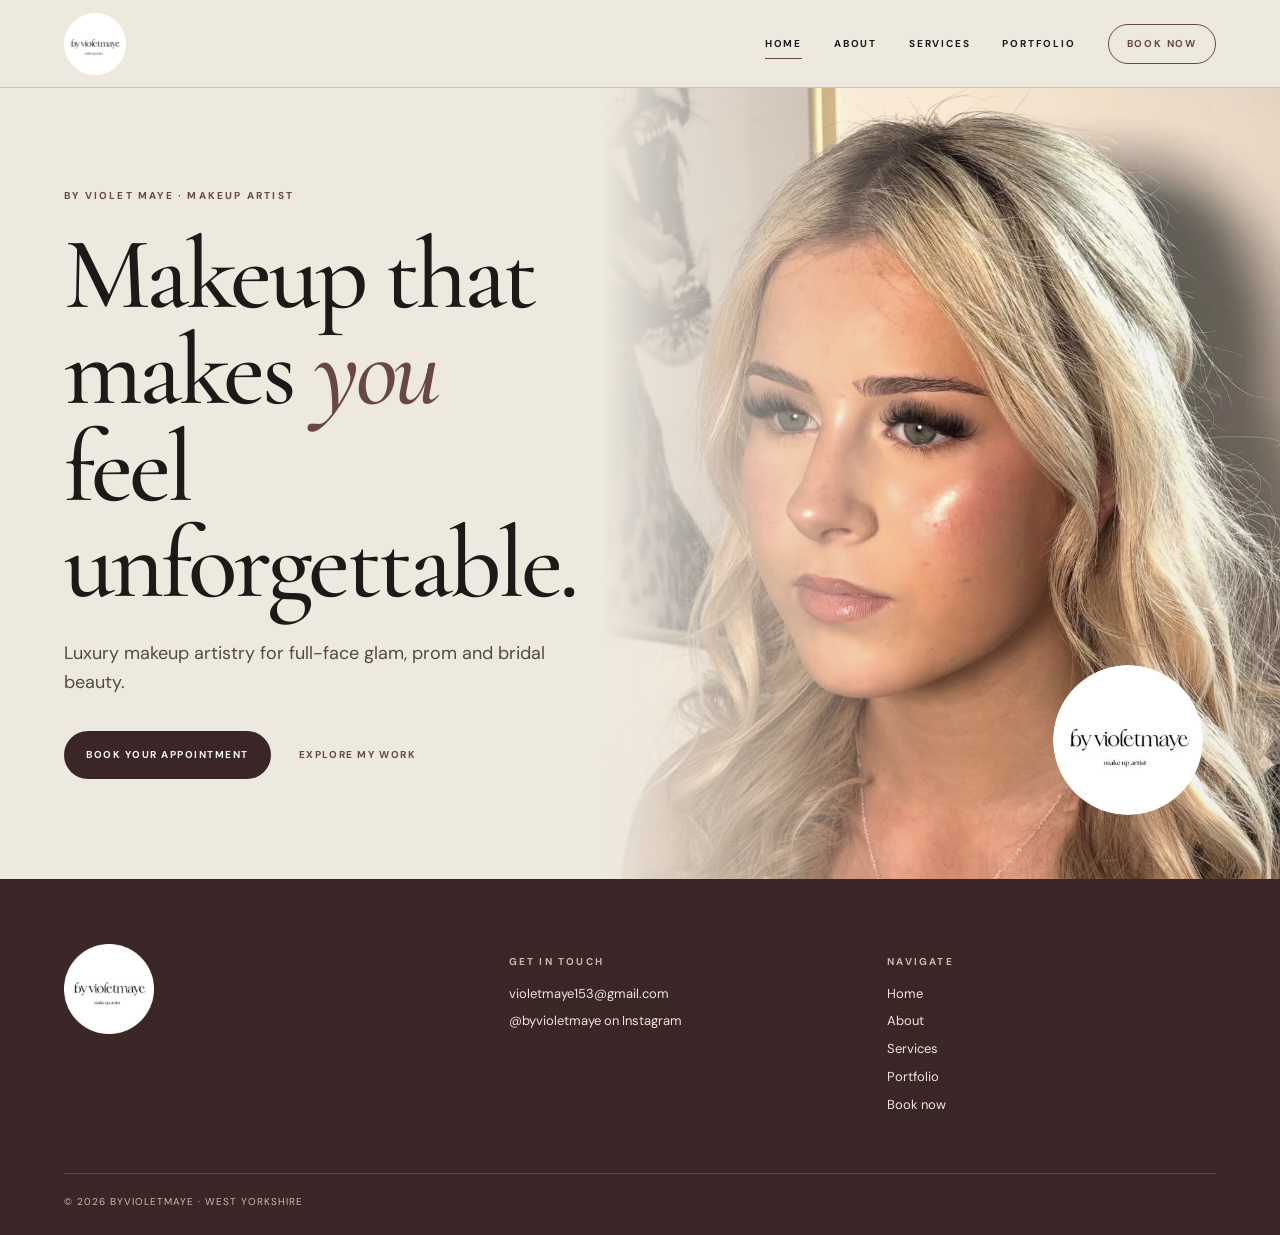
<file: index.html>
<!doctype html>
<html lang="en">
<head>
<meta charset="utf-8"><meta name="viewport" content="width=device-width, initial-scale=1">
<meta name="description" content="ByVioletMaye — luxury makeup artistry in West Yorkshire by Violet.">
<meta name="theme-color" content="#eee9df"><title>ByVioletMaye — Makeup Artist</title>
<link rel="icon" type="image/png" href="assets/favicon.png"><link rel="apple-touch-icon" href="assets/favicon.png"><link rel="stylesheet" href="styles.css">
</head>
<body>
<header class="site-header">
<a class="brand" href="index.html" aria-label="ByVioletMaye home"><img src="assets/logo.png" alt="By Violet Maye makeup artist logo"></a>
<button class="menu-toggle" aria-label="Open menu" aria-expanded="false"><span></span><span></span></button>
<nav class="nav" aria-label="Main navigation">
<a href="index.html" class="active">Home</a><a href="about.html">About</a><a href="services.html">Services</a><a href="gallery.html">Portfolio</a><a class="nav-book" href="book.html">Book now</a>
</nav></header>
<main>
<section class="hero hero-home">
<div class="hero-photo"><img src="assets/look-02.jpeg" alt="ByVioletMaye makeup look"></div>
<div class="hero-copy">
<p class="eyebrow">BY VIOLET MAYE · MAKEUP ARTIST</p>
<h1>Makeup that makes <em>you</em> feel unforgettable.</h1>
<p class="hero-lede">Luxury makeup artistry for full-face glam, prom and bridal beauty.</p>
<div class="hero-actions"><a class="button button-dark" href="book.html">Book your appointment</a><a class="text-link" href="gallery.html">Explore my work</a></div>
</div>
<div class="hero-stamp"><img src="assets/logo.png" alt="By Violet Maye logo"></div>
</section>
</main>

<footer class="site-footer">
<div class="footer-brand"><img src="assets/logo.png" alt="ByVioletMaye"></div>
<div><p class="footer-title">GET IN TOUCH</p><a href="mailto:violetmaye153@gmail.com">violetmaye153@gmail.com</a><a href="https://instagram.com/byvioletmaye" target="_blank" rel="noopener">@byvioletmaye on Instagram</a></div>
<div><p class="footer-title">NAVIGATE</p><a href="index.html">Home</a><a href="about.html">About</a><a href="services.html">Services</a><a href="gallery.html">Portfolio</a><a href="book.html">Book now</a></div>
<div class="footer-bottom">© <span id="year"></span> ByVioletMaye · West Yorkshire</div>
</footer>
<script src="script.js"></script></body></html>
</file>
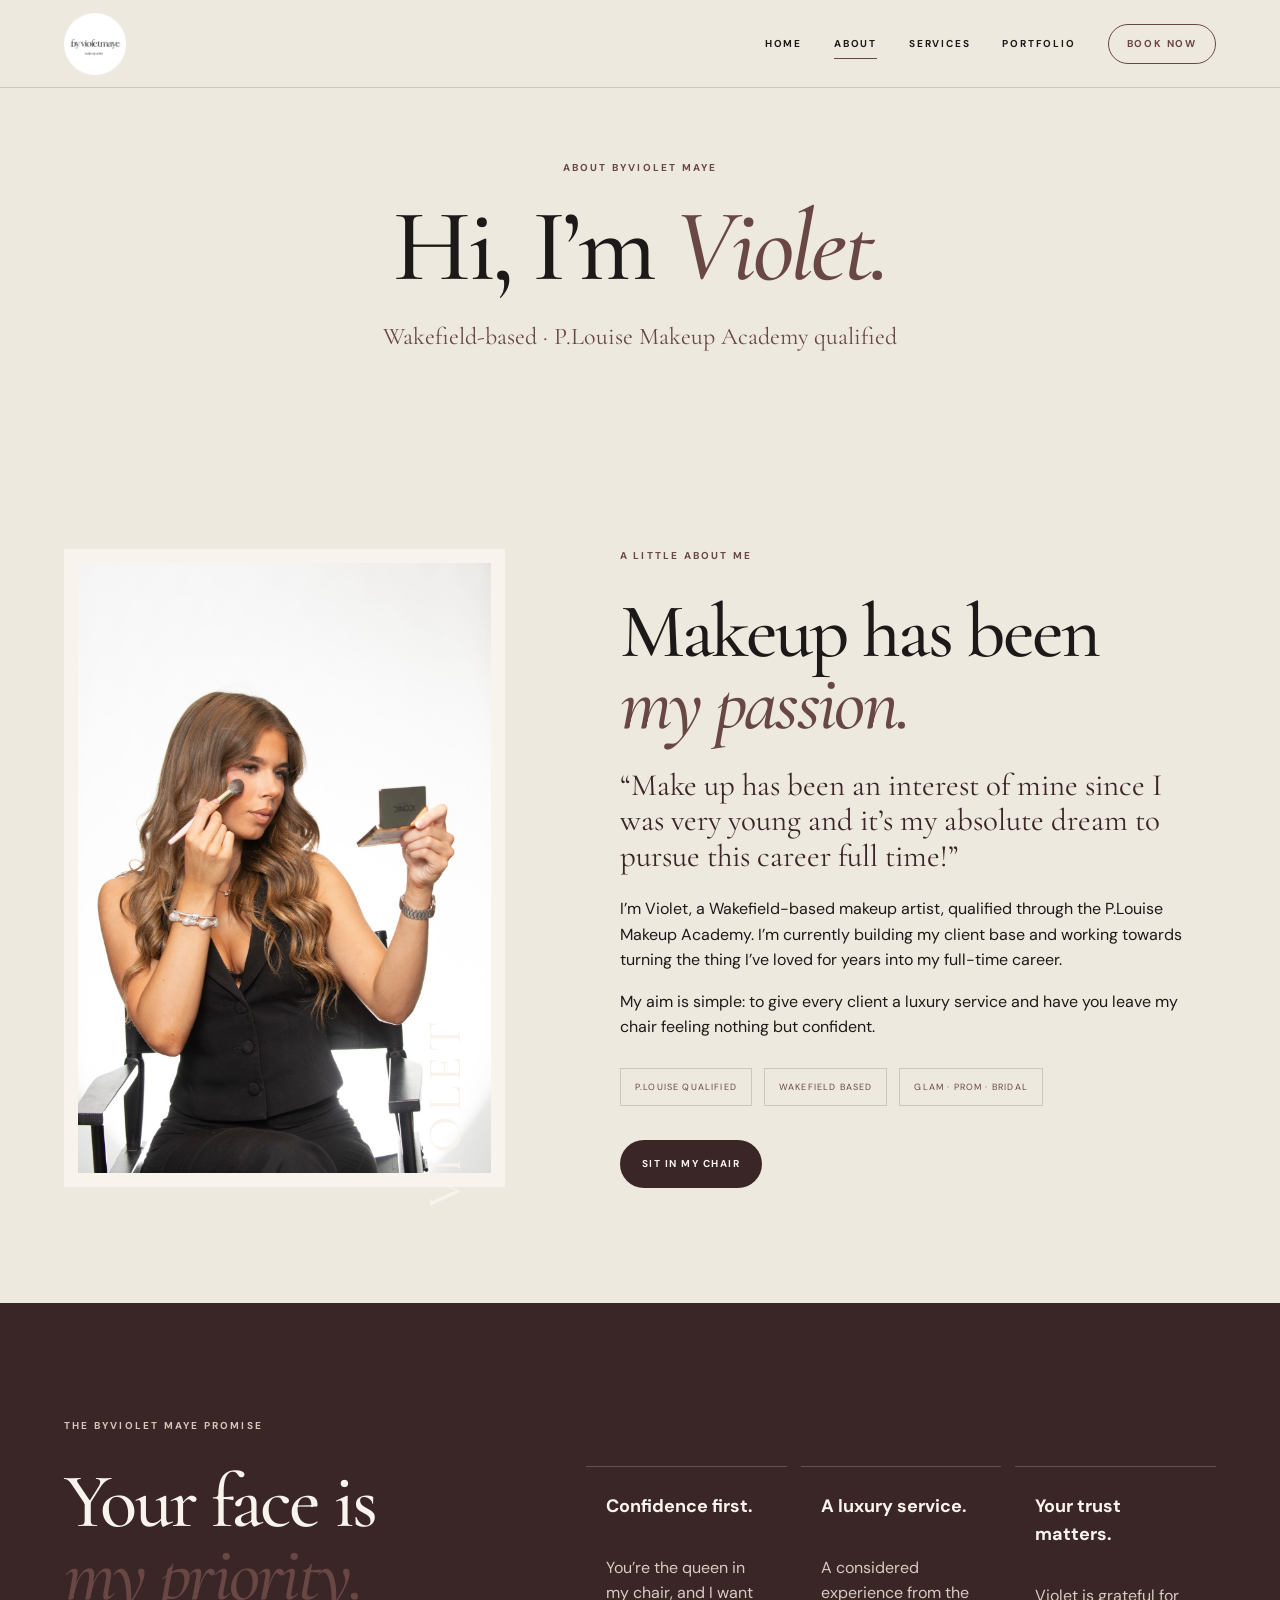
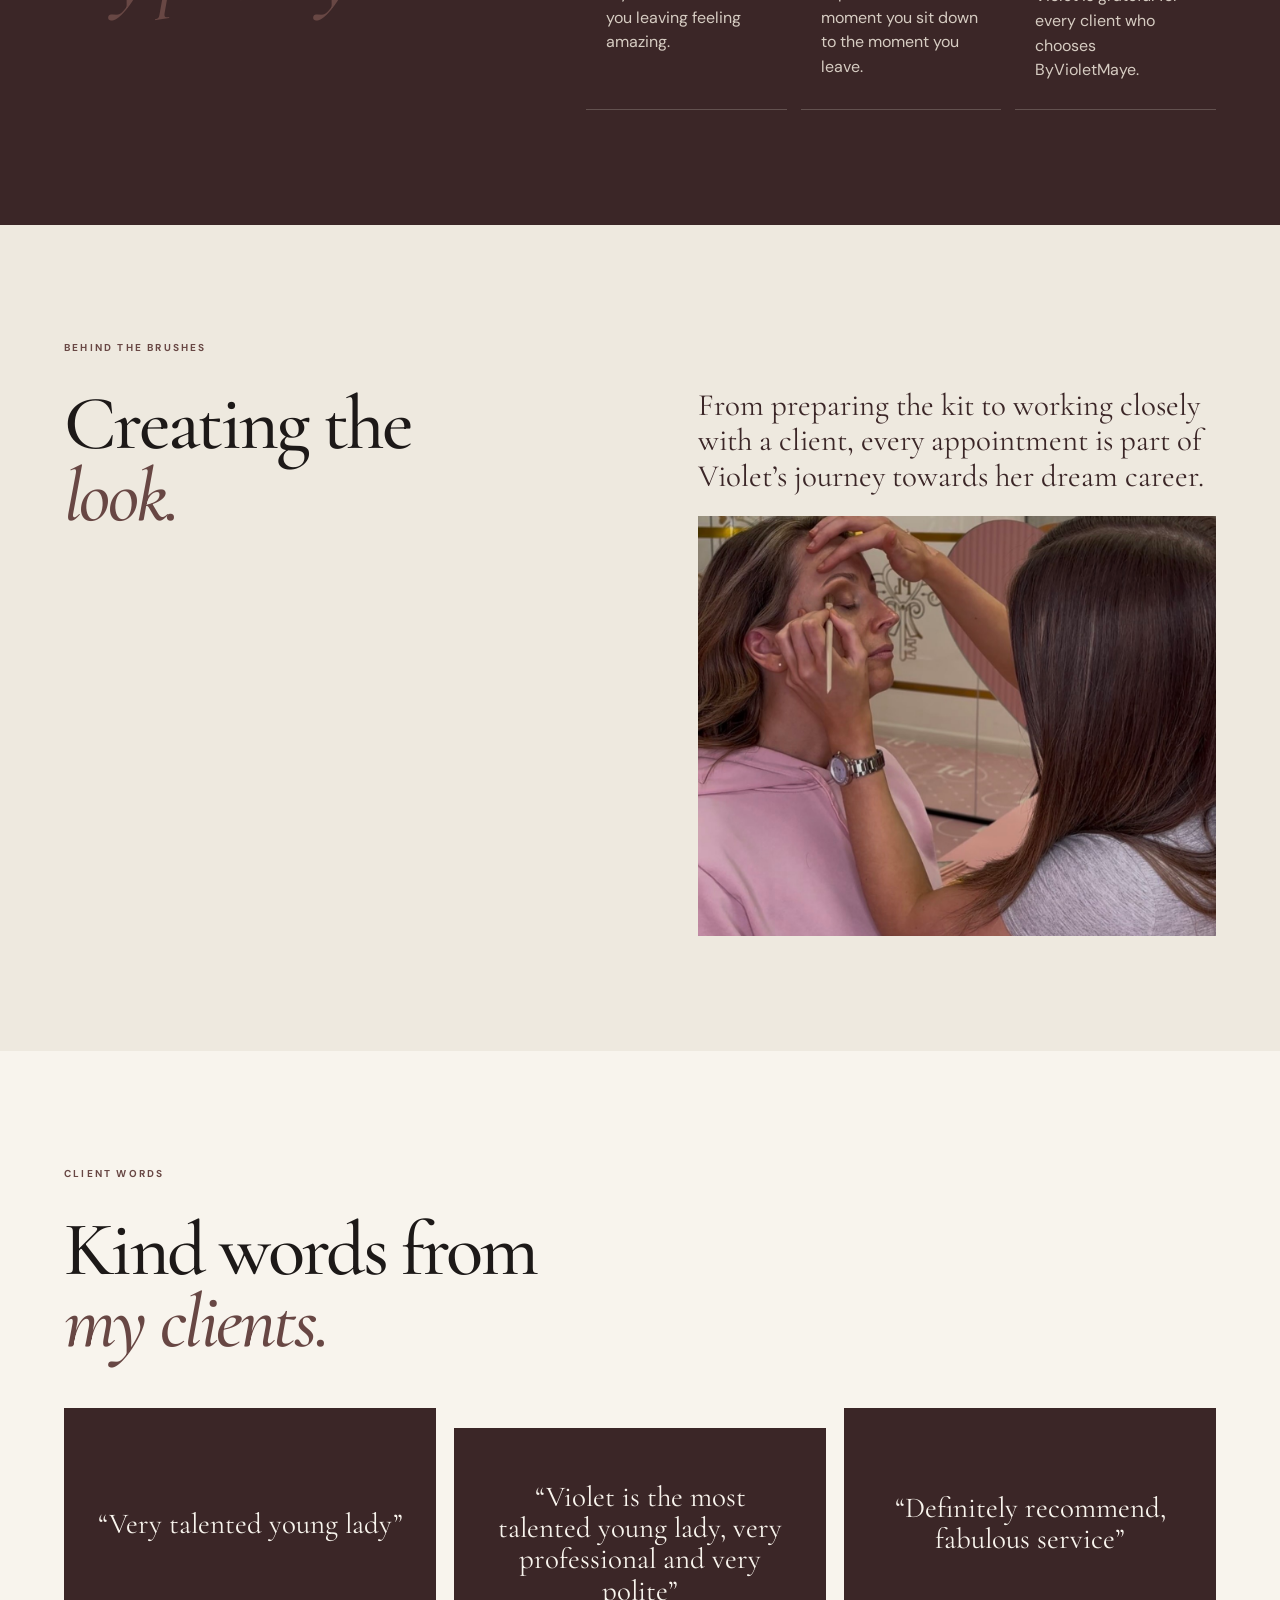
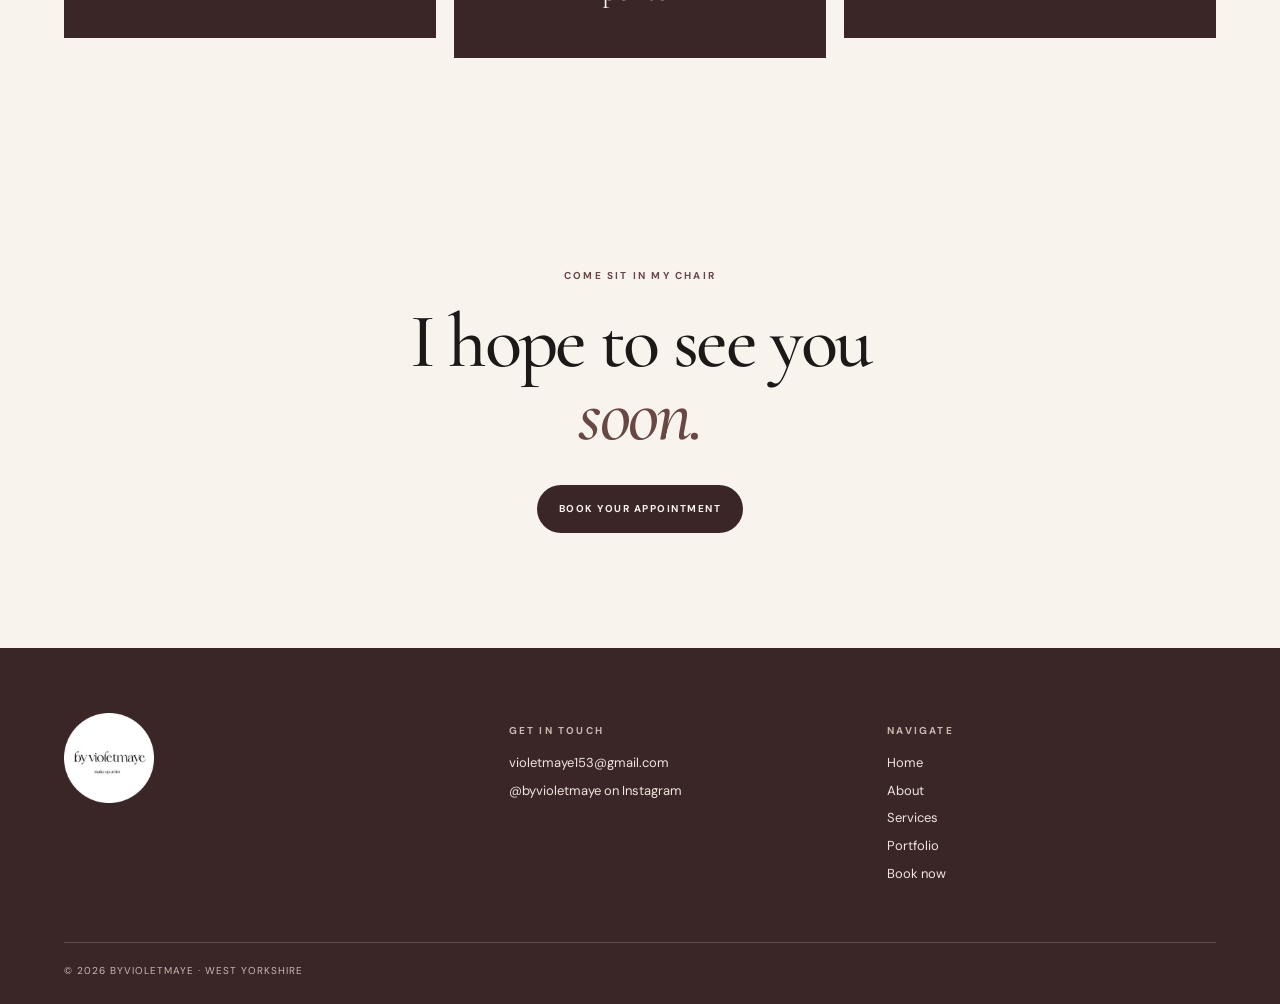
<file: about.html>
<!doctype html><html lang="en"><head><meta charset="utf-8"><meta name="viewport" content="width=device-width, initial-scale=1">
<meta name="description" content="Meet Violet, the fully qualified makeup artist behind ByVioletMaye."><meta name="theme-color" content="#eee9df"><title>About Violet — ByVioletMaye</title>
<link rel="icon" type="image/png" href="assets/favicon.png"><link rel="apple-touch-icon" href="assets/favicon.png"><link rel="stylesheet" href="styles.css"></head><body>
<header class="site-header">
<a class="brand" href="index.html" aria-label="ByVioletMaye home"><img src="assets/logo.png" alt="By Violet Maye makeup artist logo"></a>
<button class="menu-toggle" aria-label="Open menu" aria-expanded="false"><span></span><span></span></button>
<nav class="nav" aria-label="Main navigation">
<a href="index.html" class="">Home</a>
<a href="about.html" class="active">About</a>
<a href="services.html" class="">Services</a>
<a href="gallery.html" class="">Portfolio</a>
<a class="nav-book " href="book.html">Book now</a>
</nav></header><main><section class="page-hero"><p class="eyebrow">ABOUT BYVIOLET MAYE</p><h1>Hi, I’m <em>Violet.</em></h1><p>Wakefield-based · P.Louise Makeup Academy qualified</p></section>
<section class="section about-feature">
<div class="about-photo"><button class="portfolio-item image-card" data-gallery-item="true" data-lightbox-image="assets/violet-about.jpeg" data-alt="Violet, founder of ByVioletMaye" aria-label="View Violet, founder of ByVioletMaye full size"><img src="assets/violet-about.jpeg" alt="Violet, founder of ByVioletMaye"><span class="view-label">View full size</span></button></div>
<div class="about-copy"><div class="section-kicker">A LITTLE ABOUT ME</div><h2>Makeup has been<br><em>my passion.</em></h2>
<p class="large-copy">“Make up has been an interest of mine since I was very young and it’s my absolute dream to pursue this career full time!”</p>
<p>I’m Violet, a Wakefield-based makeup artist, qualified through the P.Louise Makeup Academy. I’m currently building my client base and working towards turning the thing I’ve loved for years into my full-time career.</p>
<p>My aim is simple: to give every client a luxury service and have you leave my chair feeling nothing but confident.</p>
<div class="about-facts"><span class="fact">P.Louise qualified</span><span class="fact">Wakefield based</span><span class="fact">Glam · Prom · Bridal</span></div>
<a class="button button-dark" href="book.html">Sit in my chair</a></div></section>
<section class="section section-dark"><div class="section-kicker">THE BYVIOLET MAYE PROMISE</div><div class="promise-grid"><h2>Your face is<br><em>my priority.</em></h2><div class="promise-list">
<div><p><strong>Confidence first.</strong><br>You’re the queen in my chair, and I want you leaving feeling amazing.</p></div>
<div><p><strong>A luxury service.</strong><br>A considered experience from the moment you sit down to the moment you leave.</p></div>
<div><p><strong>Your trust matters.</strong><br>Violet is grateful for every client who chooses ByVioletMaye.</p></div></div></div></section>
<section class="section"><div class="section-kicker">BEHIND THE BRUSHES</div><div class="intro-grid"><h2>Creating the<br><em>look.</em></h2><div><p class="large-copy">From preparing the kit to working closely with a client, every appointment is part of Violet’s journey towards her dream career.</p><button class="portfolio-item image-card behind-image" style="width:100%;height:420px" data-gallery-item="true" data-lightbox-image="assets/behind-01.jpeg" data-alt="Violet applying makeup to a client" aria-label="View Violet applying makeup to a client full size"><img src="assets/behind-01.jpeg" alt="Violet applying makeup to a client"><span class="view-label">View full size</span></button></div></div></section>
<section class="section reviews"><div class="section-kicker">CLIENT WORDS</div><h2>Kind words from<br><em>my clients.</em></h2><div class="review-grid"><figure><blockquote>“Very talented young lady”</blockquote></figure><figure><blockquote>“Violet is the most talented young lady, very professional and very polite”</blockquote></figure><figure><blockquote>“Definitely recommend, fabulous service”</blockquote></figure></div></section>
<section class="section cta"><p class="eyebrow">COME SIT IN MY CHAIR</p><h2>I hope to see you<br><em>soon.</em></h2><a class="button button-dark" href="book.html">Book your appointment</a></section></main><footer class="site-footer">
<div class="footer-brand"><img src="assets/logo.png" alt="ByVioletMaye"></div>
<div><p class="footer-title">GET IN TOUCH</p><a href="mailto:violetmaye153@gmail.com">violetmaye153@gmail.com</a><a href="https://instagram.com/byvioletmaye" target="_blank" rel="noopener">@byvioletmaye on Instagram</a></div>
<div><p class="footer-title">NAVIGATE</p><a href="index.html">Home</a><a href="about.html">About</a><a href="services.html">Services</a><a href="gallery.html">Portfolio</a><a href="book.html">Book now</a></div>
<div class="footer-bottom">© <span id="year"></span> ByVioletMaye · West Yorkshire</div>
</footer><div class="lightbox" aria-hidden="true"><button class="lightbox-close" aria-label="Close">×</button><button class="lightbox-nav lightbox-prev" aria-label="Previous portfolio item">‹</button><div class="lightbox-content"><img class="lightbox-image" alt=""><video class="lightbox-video" playsinline></video></div><button class="lightbox-nav lightbox-next" aria-label="Next portfolio item">›</button></div><script src="script.js"></script></body></html>
</file>
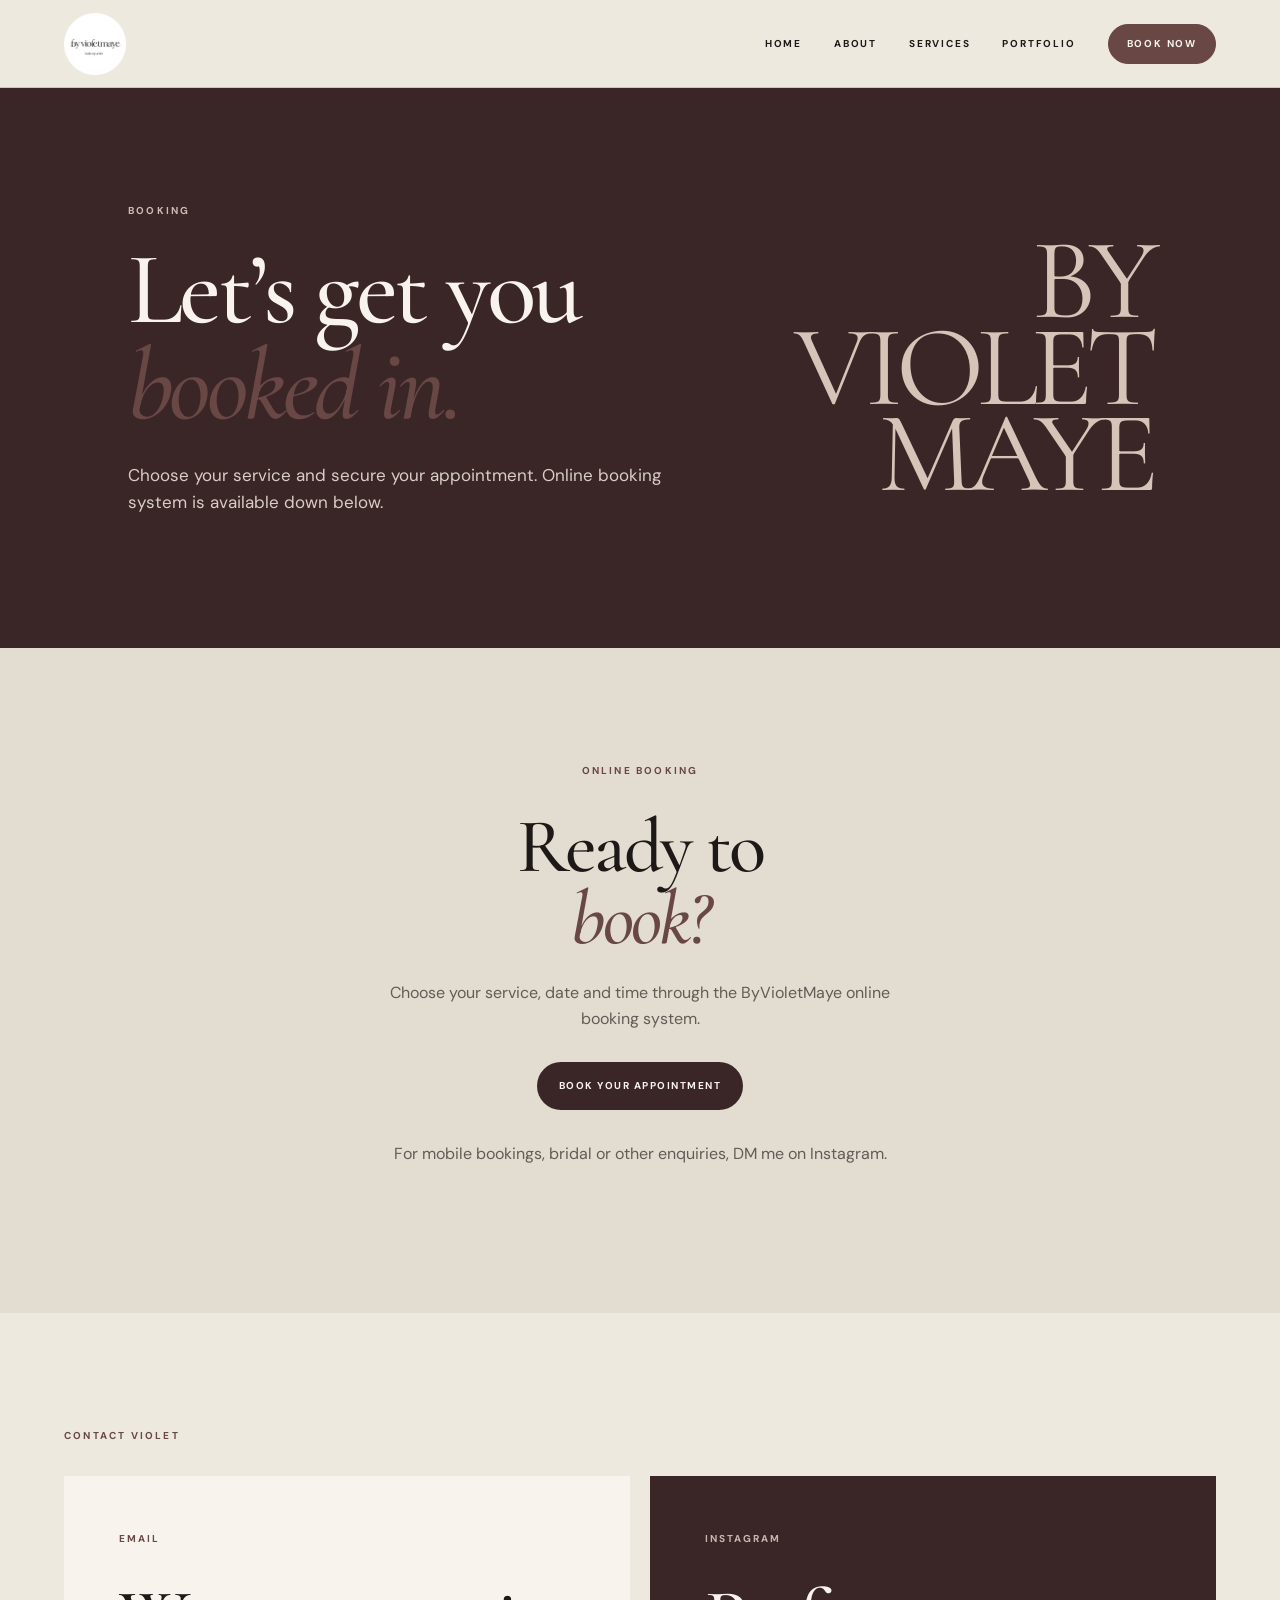
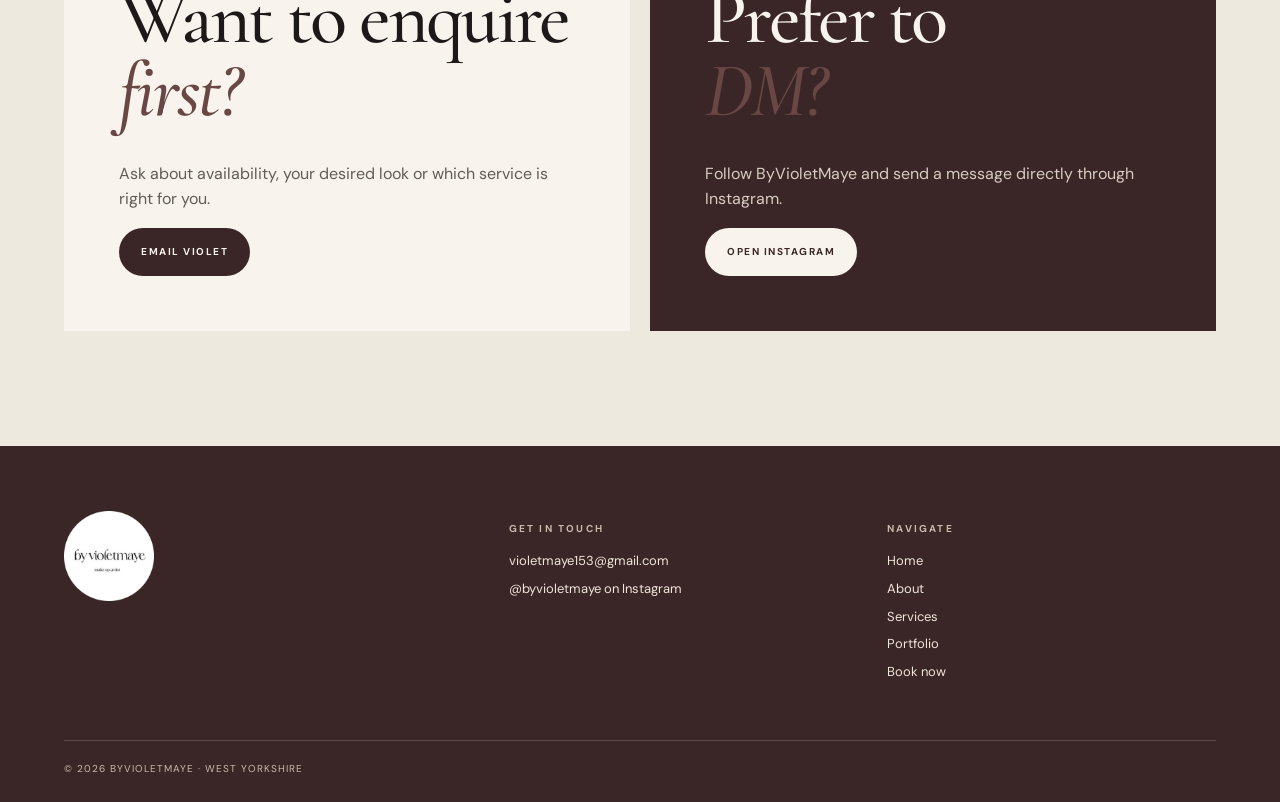
<file: book.html>
<!doctype html><html lang="en"><head><meta charset="utf-8"><meta name="viewport" content="width=device-width, initial-scale=1">
<meta name="description" content="Book a makeup appointment with ByVioletMaye."><meta name="theme-color" content="#eee9df"><title>Book Now — ByVioletMaye</title>
<link rel="icon" type="image/png" href="assets/favicon.png"><link rel="apple-touch-icon" href="assets/favicon.png"><link rel="stylesheet" href="styles.css"></head><body>
<header class="site-header">
<a class="brand" href="index.html" aria-label="ByVioletMaye home"><img src="assets/logo.png" alt="By Violet Maye makeup artist logo"></a>
<button class="menu-toggle" aria-label="Open menu" aria-expanded="false"><span></span><span></span></button>
<nav class="nav" aria-label="Main navigation">
<a href="index.html" class="">Home</a>
<a href="about.html" class="">About</a>
<a href="services.html" class="">Services</a>
<a href="gallery.html" class="">Portfolio</a>
<a class="nav-book active" href="book.html">Book now</a>
</nav></header><main><section class="booking-hero"><div><p class="eyebrow">BOOKING</p><h1>Let’s get you<br><em>booked in.</em></h1><p>Choose your service and secure your appointment. Online booking system is available down below.</p></div><div class="booking-mark">BY<br>VIOLET<br>MAYE</div></section>
<section class="section future-booking section-tint"><div class="section-kicker">ONLINE BOOKING</div><h2>Ready to<br><em>book?</em></h2><p>Choose your service, date and time through the ByVioletMaye online booking system.</p><a class="button button-dark" href="https://squareup.com/appointments/book/L3D0KMG2FJ6ZX" target="_blank" rel="noopener">Book your appointment</a><p class="booking-note">For mobile bookings, bridal or other enquiries, DM me on Instagram.</p></section>
<section class="section booking-options"><div class="section-kicker">CONTACT VIOLET</div><div class="booking-grid">
<article class="booking-card"><span class="card-tag">EMAIL</span><h2>Want to enquire<br><em>first?</em></h2><p>Ask about availability, your desired look or which service is right for you.</p><a class="button button-dark" href="mailto:violetmaye153@gmail.com?subject=ByVioletMaye%20booking%20enquiry">Email Violet</a></article>
<article class="booking-card dark-card"><span class="card-tag">INSTAGRAM</span><h2>Prefer to<br><em>DM?</em></h2><p>Follow ByVioletMaye and send a message directly through Instagram.</p><a class="button button-light" href="https://instagram.com/byvioletmaye" target="_blank" rel="noopener">Open Instagram</a></article>
</div></section></main><footer class="site-footer">
<div class="footer-brand"><img src="assets/logo.png" alt="ByVioletMaye"></div>
<div><p class="footer-title">GET IN TOUCH</p><a href="mailto:violetmaye153@gmail.com">violetmaye153@gmail.com</a><a href="https://instagram.com/byvioletmaye" target="_blank" rel="noopener">@byvioletmaye on Instagram</a></div>
<div><p class="footer-title">NAVIGATE</p><a href="index.html">Home</a><a href="about.html">About</a><a href="services.html">Services</a><a href="gallery.html">Portfolio</a><a href="book.html">Book now</a></div>
<div class="footer-bottom">© <span id="year"></span> ByVioletMaye · West Yorkshire</div>
</footer><div class="lightbox" aria-hidden="true"><button class="lightbox-close" aria-label="Close">×</button><button class="lightbox-nav lightbox-prev" aria-label="Previous portfolio item">‹</button><div class="lightbox-content"><img class="lightbox-image" alt=""><video class="lightbox-video" playsinline></video></div><button class="lightbox-nav lightbox-next" aria-label="Next portfolio item">›</button></div><script src="script.js"></script></body></html>
</file>
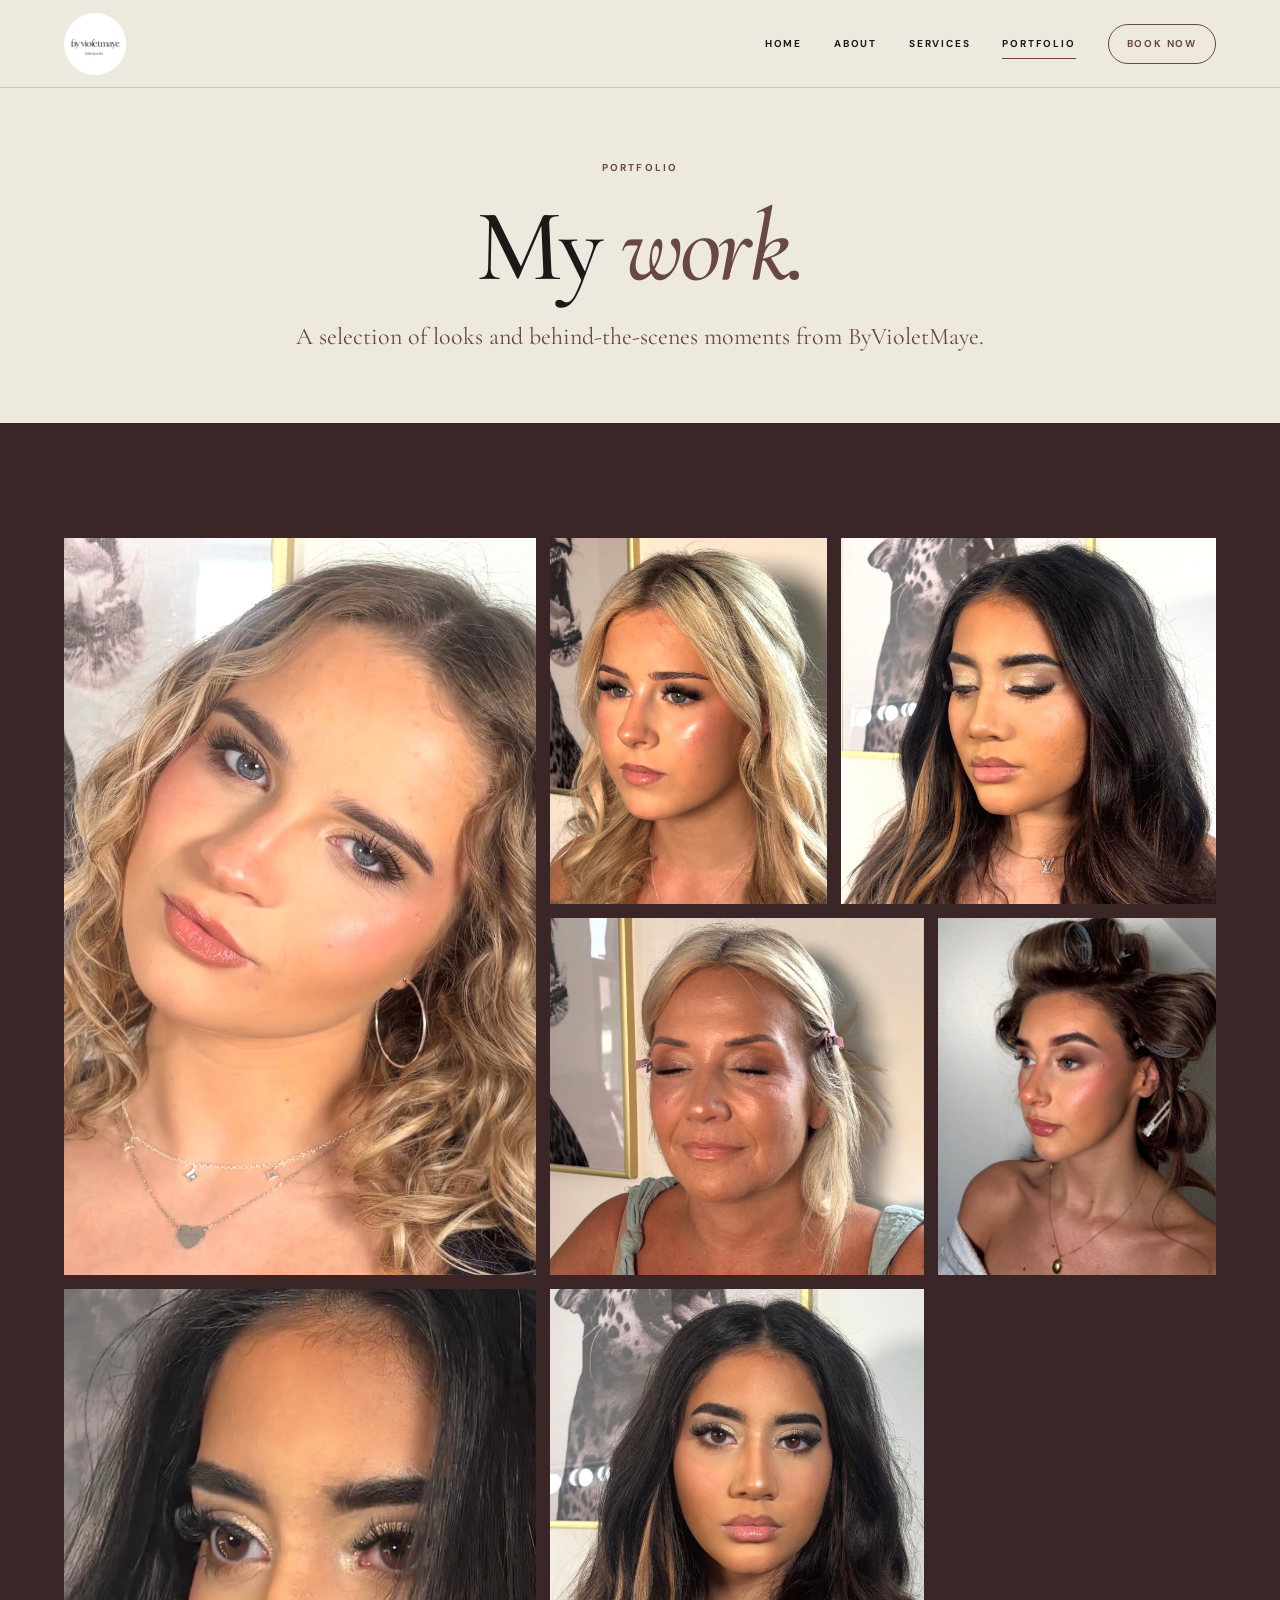
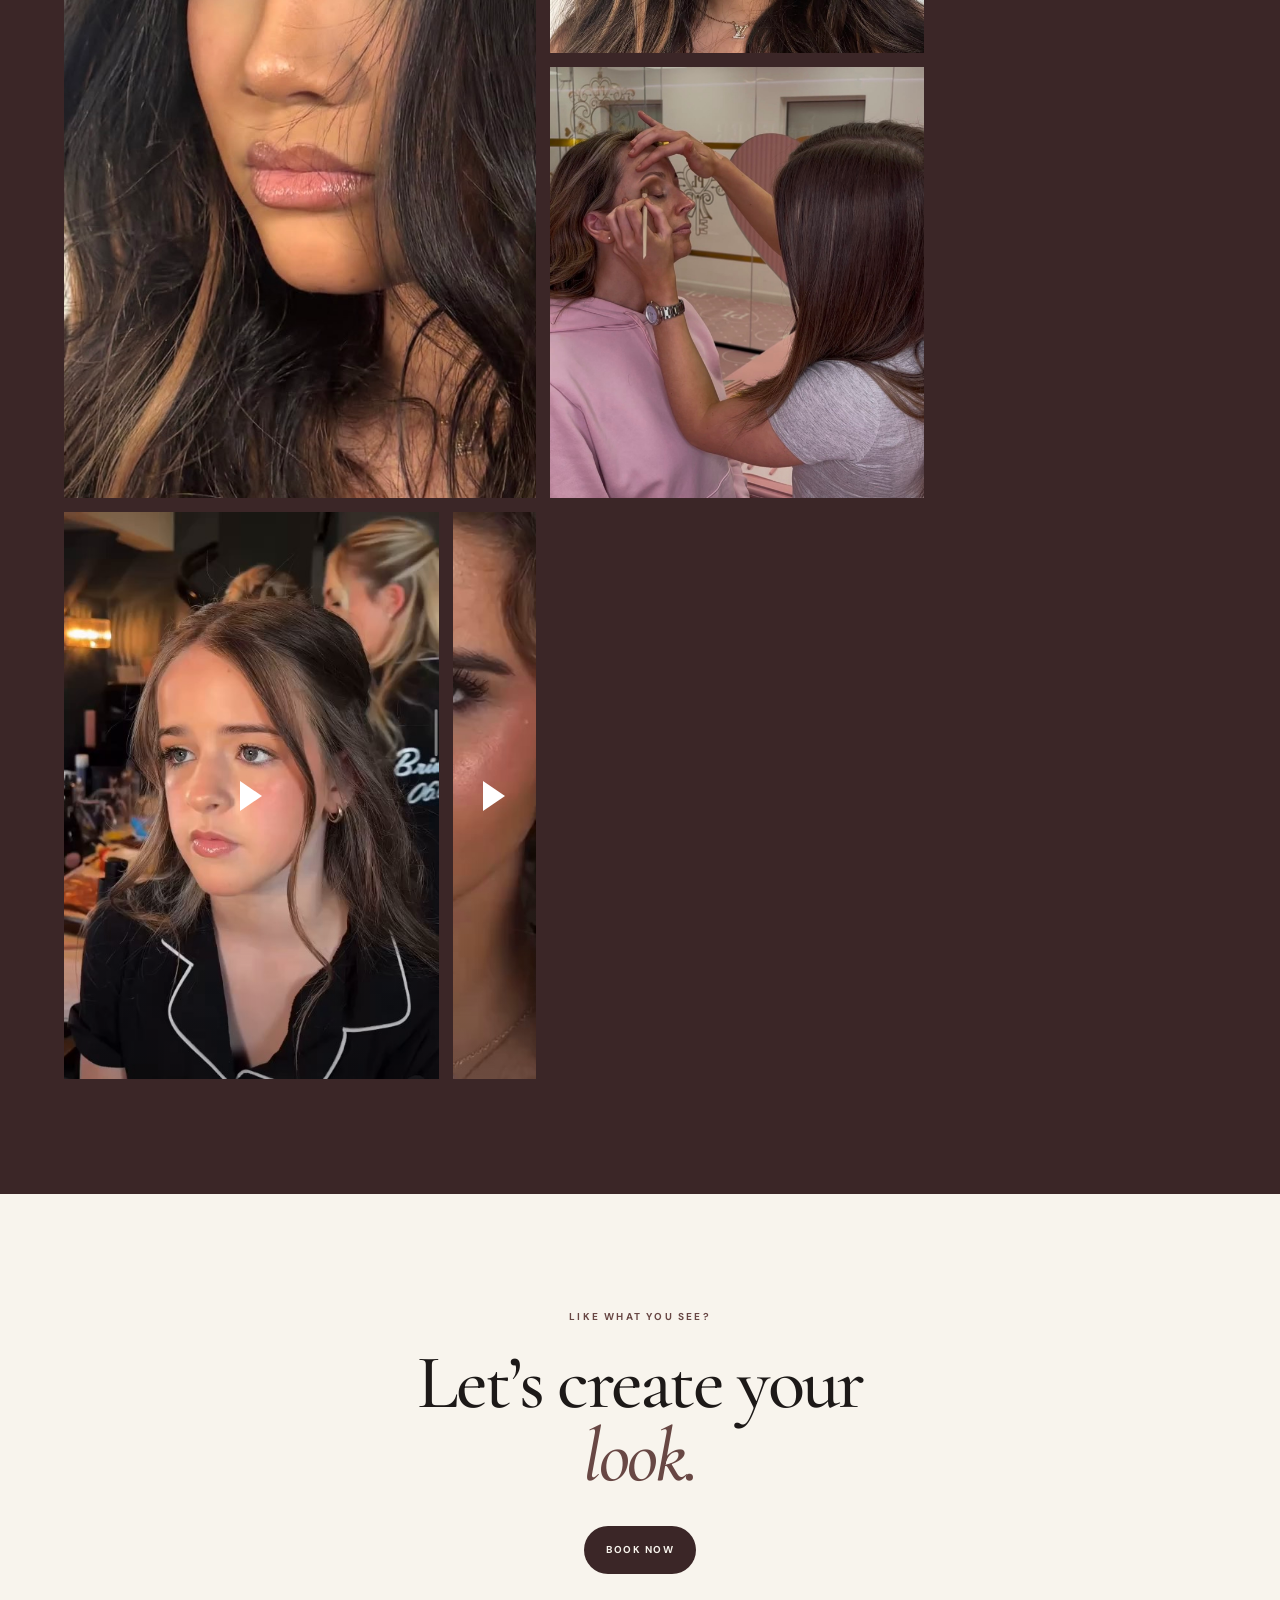
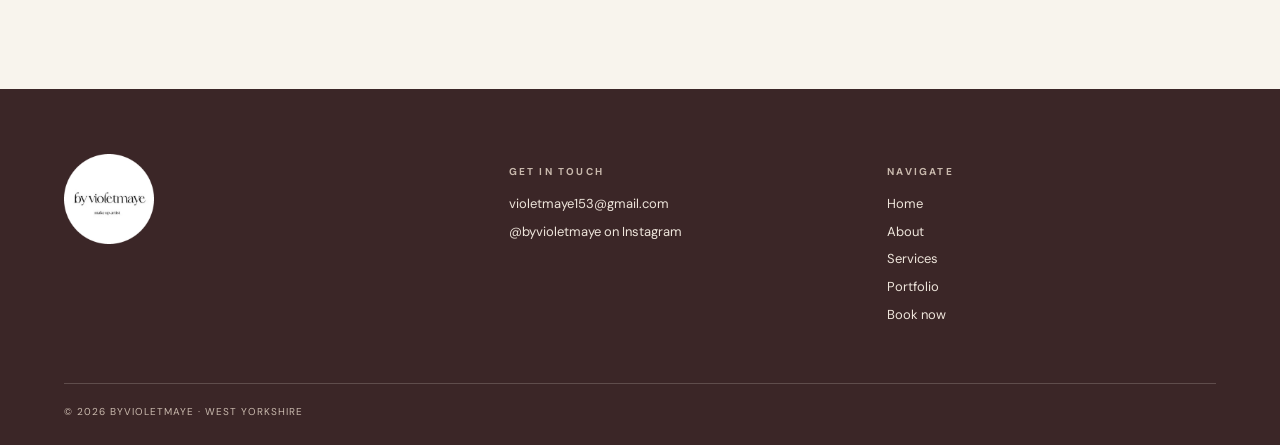
<file: gallery.html>
<!doctype html><html lang="en"><head><meta charset="utf-8"><meta name="viewport" content="width=device-width, initial-scale=1">
<meta name="description" content="Explore ByVioletMaye makeup looks and behind-the-scenes work."><meta name="theme-color" content="#eee9df"><title>Portfolio — ByVioletMaye</title>
<link rel="icon" type="image/png" href="assets/favicon.png"><link rel="apple-touch-icon" href="assets/favicon.png"><link rel="stylesheet" href="styles.css"></head><body>
<header class="site-header">
<a class="brand" href="index.html" aria-label="ByVioletMaye home"><img src="assets/logo.png" alt="By Violet Maye makeup artist logo"></a>
<button class="menu-toggle" aria-label="Open menu" aria-expanded="false"><span></span><span></span></button>
<nav class="nav" aria-label="Main navigation">
<a href="index.html" class="">Home</a>
<a href="about.html" class="">About</a>
<a href="services.html" class="">Services</a>
<a href="gallery.html" class="active">Portfolio</a>
<a class="nav-book " href="book.html">Book now</a>
</nav></header><main><section class="page-hero page-hero-small"><p class="eyebrow">PORTFOLIO</p><h1>My <em>work.</em></h1><p>A selection of looks and behind-the-scenes moments from ByVioletMaye.</p></section>
<section class="section section-dark"><div class="portfolio-grid">
<button class="portfolio-item image-card" data-gallery-item="true" data-lightbox-image="assets/look-01.jpeg" data-alt="Makeup look"><img src="assets/look-01.jpeg" alt="Makeup look"><span class="view-label">View full size</span></button>
<button class="portfolio-item image-card" data-gallery-item="true" data-lightbox-image="assets/look-02.jpeg" data-alt="Makeup look"><img src="assets/look-02.jpeg" alt="Makeup look"><span class="view-label">View full size</span></button>
<button class="portfolio-item image-card" data-gallery-item="true" data-lightbox-image="assets/look-03.jpeg" data-alt="Makeup look"><img src="assets/look-03.jpeg" alt="Makeup look"><span class="view-label">View full size</span></button>
<button class="portfolio-item image-card" data-gallery-item="true" data-lightbox-image="assets/look-04.jpeg" data-alt="Makeup look"><img src="assets/look-04.jpeg" alt="Makeup look"><span class="view-label">View full size</span></button>
<button class="portfolio-item image-card" data-gallery-item="true" data-lightbox-image="assets/look-05.jpeg" data-alt="Makeup look"><img src="assets/look-05.jpeg" alt="Makeup look"><span class="view-label">View full size</span></button>
<button class="portfolio-item image-card" data-gallery-item="true" data-lightbox-image="assets/look-06.jpeg" data-alt="Makeup look"><img src="assets/look-06.jpeg" alt="Makeup look"><span class="view-label">View full size</span></button>
<button class="portfolio-item image-card" data-gallery-item="true" data-lightbox-image="assets/look-07.jpeg" data-alt="Makeup look"><img src="assets/look-07.jpeg" alt="Makeup look"><span class="view-label">View full size</span></button>
<button class="portfolio-item image-card" data-gallery-item="true" data-lightbox-image="assets/behind-01.jpeg" data-alt="Violet working on a client"><img src="assets/behind-01.jpeg" alt="Violet working on a client"><span class="view-label">View full size</span></button>
<button class="portfolio-item video-item" data-gallery-item="true" data-lightbox-video="assets/makeup-video-01.mp4" aria-label="Play makeup video"><img src="assets/video-01-poster.jpg" alt="Makeup video preview"><span class="play-icon"></span><span class="video-label">Play video</span></button>
<button class="portfolio-item video-item" data-gallery-item="true" data-lightbox-video="assets/makeup-video-02.mp4" aria-label="Play makeup video"><img src="assets/video-02-poster.jpg" alt="Makeup video preview"><span class="play-icon"></span><span class="video-label">Play video</span></button>
</div></section>
<section class="section cta"><p class="eyebrow">LIKE WHAT YOU SEE?</p><h2>Let’s create your<br><em>look.</em></h2><a class="button button-dark" href="book.html">Book now</a></section></main><footer class="site-footer">
<div class="footer-brand"><img src="assets/logo.png" alt="ByVioletMaye"></div>
<div><p class="footer-title">GET IN TOUCH</p><a href="mailto:violetmaye153@gmail.com">violetmaye153@gmail.com</a><a href="https://instagram.com/byvioletmaye" target="_blank" rel="noopener">@byvioletmaye on Instagram</a></div>
<div><p class="footer-title">NAVIGATE</p><a href="index.html">Home</a><a href="about.html">About</a><a href="services.html">Services</a><a href="gallery.html">Portfolio</a><a href="book.html">Book now</a></div>
<div class="footer-bottom">© <span id="year"></span> ByVioletMaye · West Yorkshire</div>
</footer><div class="lightbox" aria-hidden="true">
<button class="lightbox-close" aria-label="Close">×</button>
<button class="lightbox-nav lightbox-prev" aria-label="Previous portfolio item">‹</button>
<div class="lightbox-content"><img class="lightbox-image" alt=""><video class="lightbox-video" playsinline preload="metadata"></video></div>
<button class="lightbox-nav lightbox-next" aria-label="Next portfolio item">›</button>
</div><script src="script.js"></script></body></html>
</file>
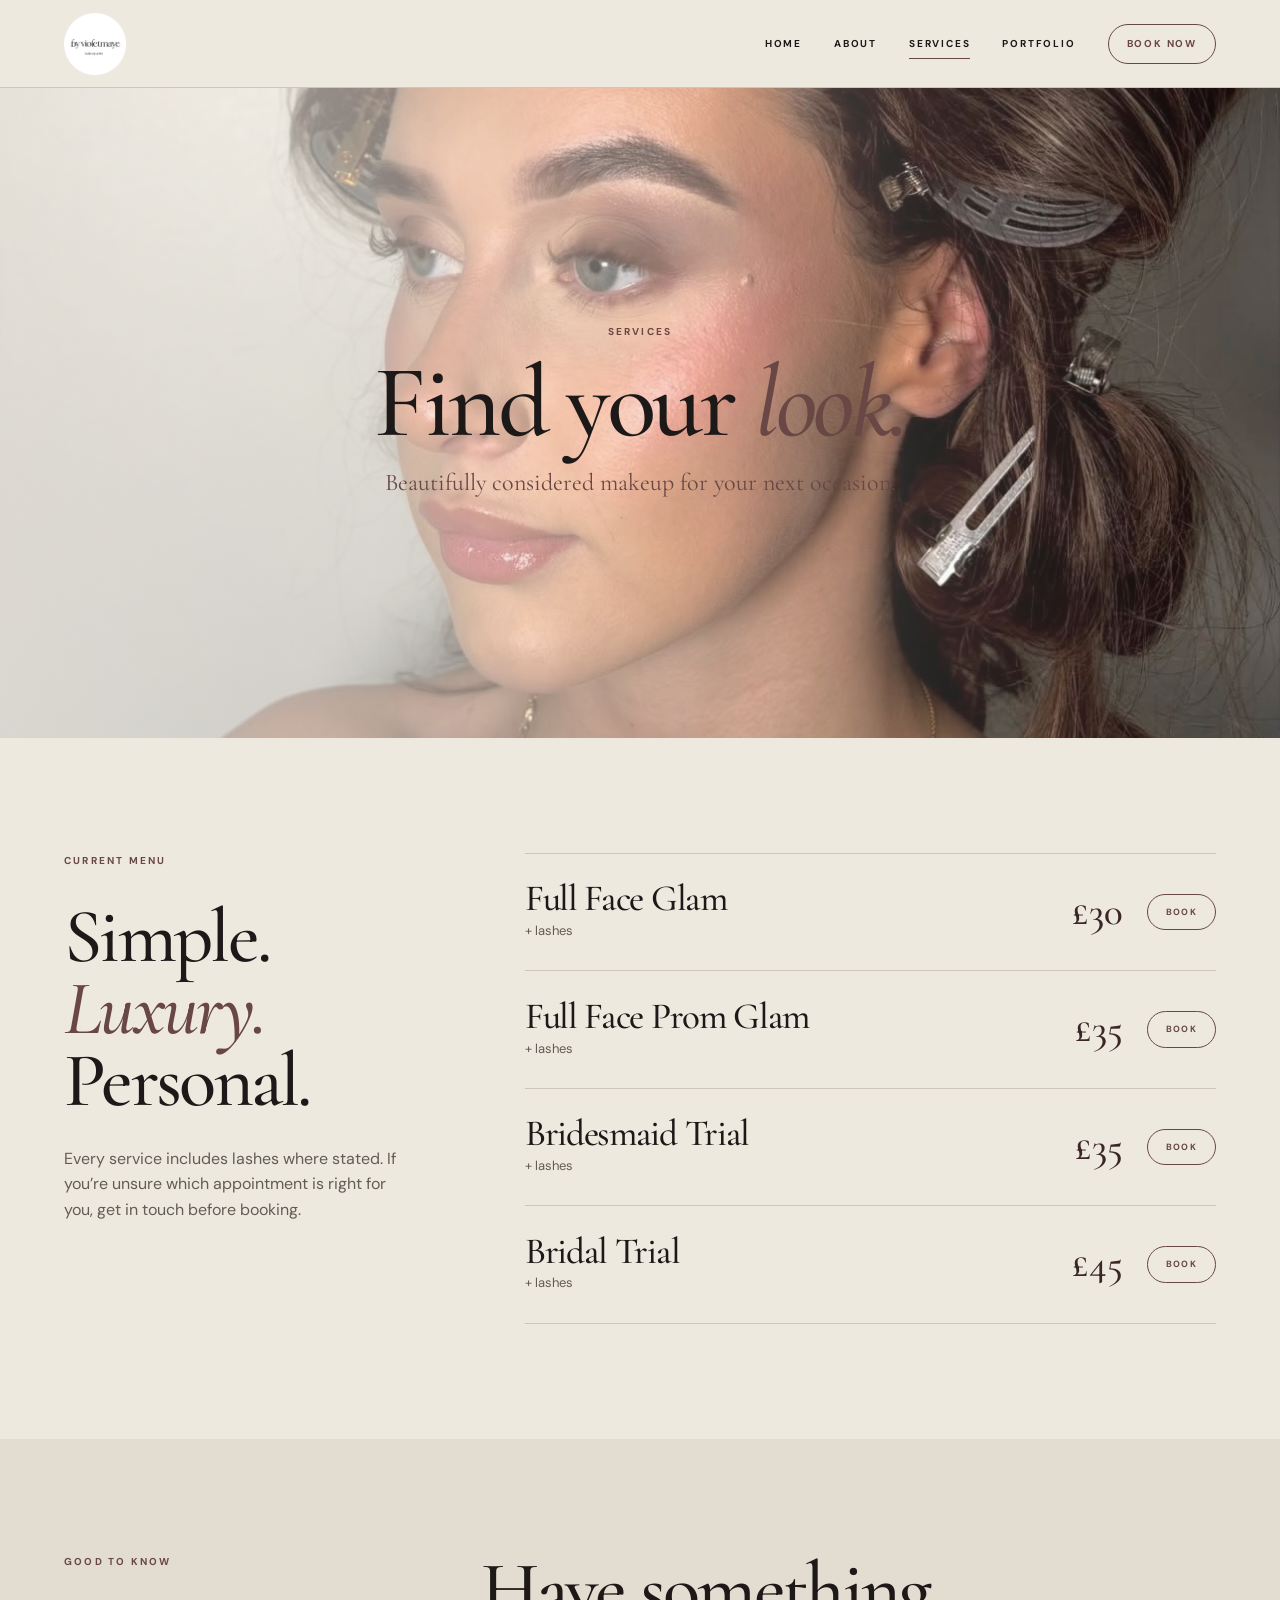
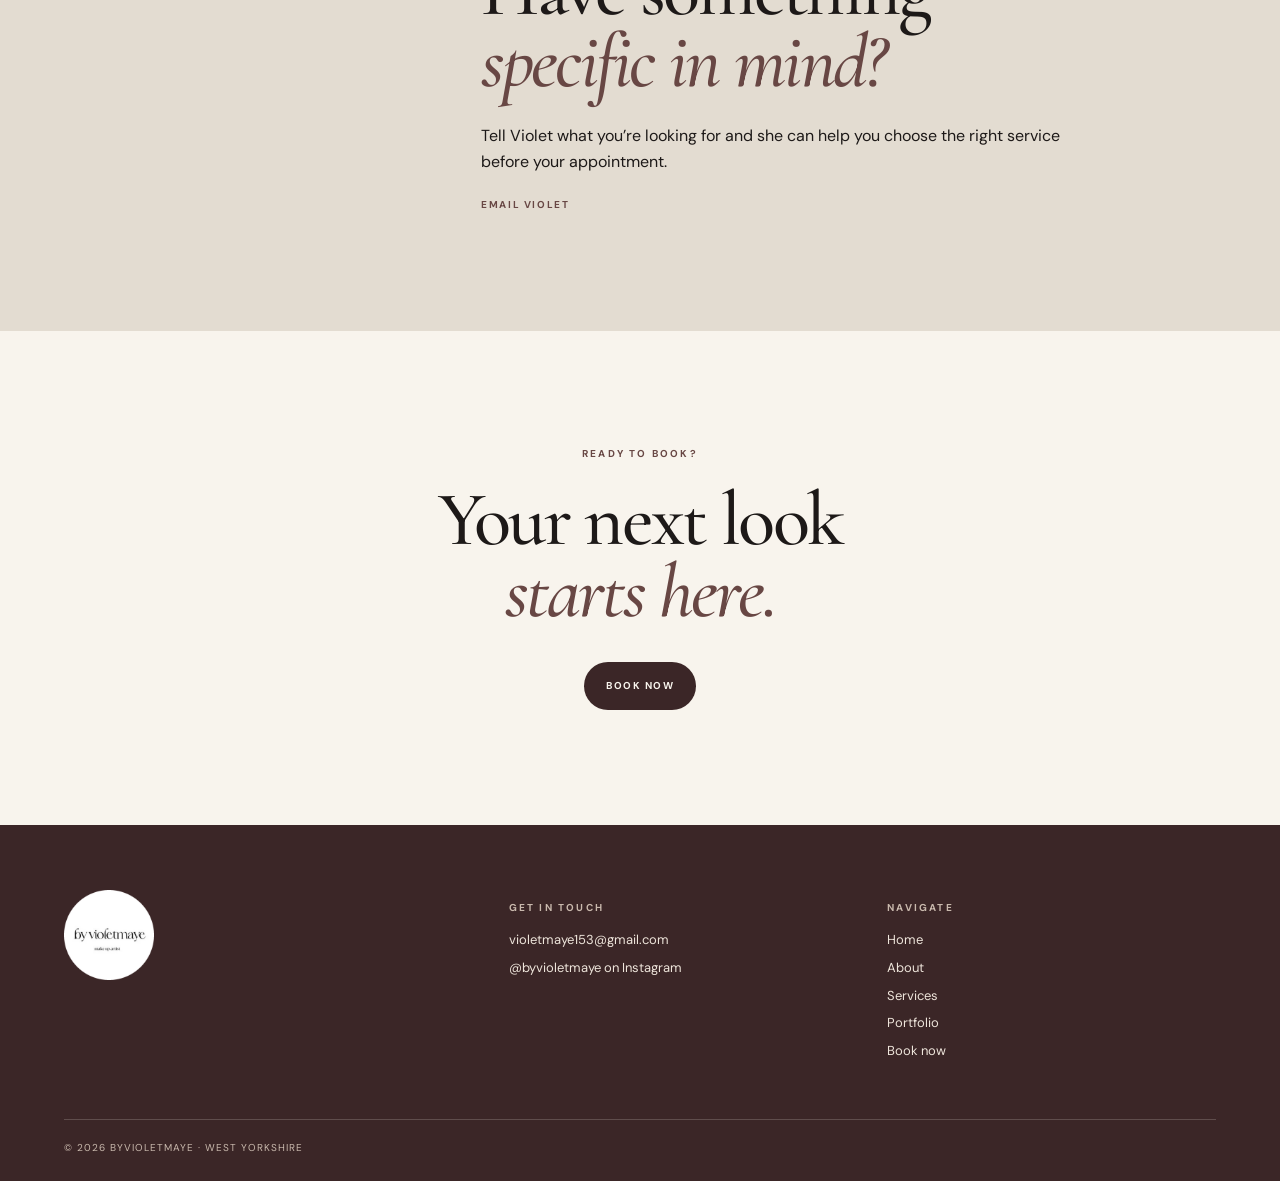
<file: services.html>
<!doctype html><html lang="en"><head><meta charset="utf-8"><meta name="viewport" content="width=device-width, initial-scale=1">
<meta name="description" content="ByVioletMaye makeup services and pricing."><meta name="theme-color" content="#eee9df"><title>Services & Pricing — ByVioletMaye</title>
<link rel="icon" type="image/png" href="assets/favicon.png"><link rel="apple-touch-icon" href="assets/favicon.png"><link rel="stylesheet" href="styles.css"></head><body>
<header class="site-header">
<a class="brand" href="index.html" aria-label="ByVioletMaye home"><img src="assets/logo.png" alt="By Violet Maye makeup artist logo"></a>
<button class="menu-toggle" aria-label="Open menu" aria-expanded="false"><span></span><span></span></button>
<nav class="nav" aria-label="Main navigation">
<a href="index.html" class="">Home</a>
<a href="about.html" class="">About</a>
<a href="services.html" class="active">Services</a>
<a href="gallery.html" class="">Portfolio</a>
<a class="nav-book " href="book.html">Book now</a>
</nav></header><main><section class="page-hero page-hero-small services-hero" aria-label="ByVioletMaye services" style="background-image:url('assets/look-05.jpeg')"><div class="services-hero-content"><p class="eyebrow">SERVICES</p><h1>Find your <em>look.</em></h1><p>Beautifully considered makeup for your next occasion.</p></div></section>
<section class="section pricing"><div class="pricing-intro"><div class="section-kicker">CURRENT MENU</div><h2>Simple.<br><em>Luxury.</em><br>Personal.</h2><p>Every service includes lashes where stated. If you’re unsure which appointment is right for you, get in touch before booking.</p></div>
<div class="pricing-list">
<article><div><h3>Full Face Glam</h3><p>+ lashes</p></div><strong>£30</strong><a class="price-book" href="book.html">Book</a></article>
<article><div><h3>Full Face Prom Glam</h3><p>+ lashes</p></div><strong>£35</strong><a class="price-book" href="book.html">Book</a></article>
<article><div><h3>Bridesmaid Trial</h3><p>+ lashes</p></div><strong>£35</strong><a class="price-book" href="book.html">Book</a></article>
<article><div><h3>Bridal Trial</h3><p>+ lashes</p></div><strong>£45</strong><a class="price-book" href="book.html">Book</a></article></div></section>
<section class="section section-tint service-note"><div class="section-kicker">GOOD TO KNOW</div><div><h2>Have something<br><em>specific in mind?</em></h2><p>Tell Violet what you’re looking for and she can help you choose the right service before your appointment.</p><a class="text-link" href="mailto:violetmaye153@gmail.com?subject=ByVioletMaye%20enquiry">Email Violet</a></div></section>
<section class="section cta"><p class="eyebrow">READY TO BOOK?</p><h2>Your next look<br><em>starts here.</em></h2><a class="button button-dark" href="book.html">Book now</a></section></main><footer class="site-footer">
<div class="footer-brand"><img src="assets/logo.png" alt="ByVioletMaye"></div>
<div><p class="footer-title">GET IN TOUCH</p><a href="mailto:violetmaye153@gmail.com">violetmaye153@gmail.com</a><a href="https://instagram.com/byvioletmaye" target="_blank" rel="noopener">@byvioletmaye on Instagram</a></div>
<div><p class="footer-title">NAVIGATE</p><a href="index.html">Home</a><a href="about.html">About</a><a href="services.html">Services</a><a href="gallery.html">Portfolio</a><a href="book.html">Book now</a></div>
<div class="footer-bottom">© <span id="year"></span> ByVioletMaye · West Yorkshire</div>
</footer><div class="lightbox" aria-hidden="true"><button class="lightbox-close" aria-label="Close">×</button><button class="lightbox-nav lightbox-prev" aria-label="Previous portfolio item">‹</button><div class="lightbox-content"><img class="lightbox-image" alt=""><video class="lightbox-video" playsinline></video></div><button class="lightbox-nav lightbox-next" aria-label="Next portfolio item">›</button></div><script src="script.js"></script></body></html>
</file>
<file: styles.css>
@import url('https://fonts.googleapis.com/css2?family=Cormorant+Garamond:ital,wght@0,400;0,500;0,600;1,400;1,500;1,600&family=DM+Sans:wght@400;500;600;700&display=swap');

:root{
  --cream:#eee9df; --paper:#f8f4ed; --ink:#1d1918; --brown:#684744;
  --deep:#3b2627; --muted:#81756d; --line:rgba(59,38,39,.18);
  --serif:"Cormorant Garamond",Georgia,serif; --sans:"DM Sans",Arial,sans-serif;
  --max:1280px;
}
*{box-sizing:border-box}
html{scroll-behavior:smooth}
body{margin:0;background:var(--cream);color:var(--ink);font-family:var(--sans);line-height:1.6}
body.modal-open{overflow:hidden}
a{color:inherit;text-decoration:none}
button{font:inherit}
img{display:block;max-width:100%}
.site-header{height:88px;padding:0 5vw;display:flex;align-items:center;justify-content:space-between;border-bottom:1px solid var(--line);position:sticky;top:0;background:rgba(238,233,223,.93);backdrop-filter:blur(16px);z-index:50}
.brand img{width:62px;height:62px;object-fit:contain}
.nav{display:flex;align-items:center;gap:32px;text-transform:uppercase;font-size:10px;letter-spacing:.18em;font-weight:700}
.nav a{padding:10px 0;position:relative}
.nav a:not(.nav-book)::after{content:"";position:absolute;left:0;bottom:3px;width:0;height:1px;background:var(--brown);transition:.25s}
.nav a:hover::after,.nav a.active:not(.nav-book)::after{width:100%}
.nav-book{border:1px solid var(--brown);padding:11px 18px!important;border-radius:100px;color:var(--brown)}
.nav-book:hover,.nav-book.active{background:var(--brown);color:var(--paper)}
.menu-toggle{display:none;background:none;border:0;width:44px;height:44px;padding:8px}
.menu-toggle span{display:block;height:1px;background:var(--ink);margin:7px 0}
.hero{position:relative;min-height:730px;display:grid;grid-template-columns:1fr 1fr;align-items:center;overflow:hidden}
.hero-copy{position:relative;z-index:2;padding:100px 5vw 100px max(5vw,calc((100vw - var(--max))/2))}
.hero-photo{position:absolute;right:0;top:0;width:53%;height:100%;overflow:hidden}
.hero-photo img{width:100%;height:100%;object-fit:cover;object-position:center 38%;filter:saturate(.82)}
.hero-photo::after{content:"";position:absolute;inset:0;background:linear-gradient(90deg,var(--cream) 0%,rgba(238,233,223,.68) 14%,rgba(238,233,223,.04) 48%,rgba(59,38,39,.08) 100%)}
.hero-copy h1{max-width:720px}
.eyebrow,.section-kicker,.footer-title{font-size:10px;letter-spacing:.22em;text-transform:uppercase;font-weight:700}
.eyebrow{color:var(--brown);margin:0 0 22px}
h1,h2,h3{font-family:var(--serif);font-weight:500;line-height:.94;letter-spacing:-.035em}
h1{font-size:clamp(64px,8vw,112px);margin:0 0 28px}
h2{font-size:clamp(48px,6vw,80px);margin:0}
h3{font-size:36px}
em{font-style:italic;color:var(--brown)}
.hero-lede{font-size:18px;max-width:530px;color:#514a45;margin:0 0 34px}
.hero-actions{display:flex;align-items:center;gap:28px}
.button{display:inline-flex;align-items:center;gap:24px;padding:16px 22px;border-radius:999px;text-transform:uppercase;font-size:10px;letter-spacing:.15em;font-weight:700;transition:.2s}
.button span{font-size:17px;line-height:0}.button:hover{transform:translateY(-2px)}
.button-dark{background:var(--deep);color:var(--paper)} .button-light{background:var(--paper);color:var(--deep)}
.text-link{font-size:10px;text-transform:uppercase;letter-spacing:.16em;font-weight:700;color:var(--brown);display:inline-flex;gap:14px;align-items:center}
.text-link span{font-size:18px;transition:.2s}.text-link:hover span{transform:translateX(4px)}
.hero-stamp{position:absolute;right:6%;bottom:8%;z-index:3;width:150px;height:150px;display:grid;place-items:center}
.section{padding:115px 5vw;max-width:var(--max);margin:auto}
.section-full{max-width:none}
.section-tint{background:#e3dcd1;max-width:none}
.section-dark{background:var(--deep);color:var(--paper);max-width:none}
.section-dark .section-kicker{color:#d6c5ba}
.section-kicker{color:var(--brown);margin-bottom:32px}
.intro-grid{display:grid;grid-template-columns:1fr 1fr;gap:9vw}
.large-copy{font-family:var(--serif);font-size:31px;line-height:1.14;color:var(--deep);margin:0 0 22px}
.intro-grid p:not(.large-copy){max-width:580px}
.intro-grid .text-link{margin-top:14px}
.split-photo{display:grid;grid-template-columns:1.05fr .95fr;min-height:650px}
.split-photo .photo-side{min-height:600px}
.photo-side img{width:100%;height:100%;object-fit:cover}
.split-copy{padding:110px max(5vw,calc((100vw - var(--max))/2)) 110px 8vw;display:flex;flex-direction:column;justify-content:center}
.split-copy h2{margin-bottom:28px}.split-copy p{max-width:520px}
.signature{font-family:var(--serif);font-size:28px;color:var(--brown);margin-top:28px}
.portfolio-head{display:flex;justify-content:space-between;align-items:end;gap:30px;margin-bottom:48px}
.portfolio-grid{display:grid;grid-template-columns:repeat(12,1fr);gap:14px}
.portfolio-item{position:relative;overflow:hidden;cursor:pointer;background:var(--paper);min-height:300px;border:0;padding:0;width:100%;display:block}
.portfolio-item:nth-child(1){grid-column:span 5;grid-row:span 2}
.portfolio-item:nth-child(2){grid-column:span 3}
.portfolio-item:nth-child(3){grid-column:span 4}
.portfolio-item:nth-child(4){grid-column:span 4}
.portfolio-item:nth-child(5){grid-column:span 3}
.portfolio-item:nth-child(6){grid-column:span 5;grid-row:span 2}
.portfolio-item:nth-child(7){grid-column:span 4}
.portfolio-item:nth-child(8){grid-column:span 4}
.portfolio-item:nth-child(9){grid-column:span 4}
.portfolio-item img,.portfolio-item video{width:100%;height:100%;min-height:300px;object-fit:cover;transition:transform .5s}
.portfolio-item:hover img,.portfolio-item:hover video{transform:scale(1.035)}
.video-item::after{content:"";position:absolute;inset:0;background:linear-gradient(180deg,transparent 60%,rgba(0,0,0,.25));pointer-events:none}
.play-icon{position:absolute;left:50%;top:50%;transform:translate(-50%,-50%);width:0;height:0;border-top:15px solid transparent;border-bottom:15px solid transparent;border-left:22px solid white;z-index:2}
.video-label{position:absolute;left:18px;bottom:16px;color:white;font-size:9px;text-transform:uppercase;letter-spacing:.18em;z-index:2}
.image-card{position:relative}
.image-card .view-label{position:absolute;left:18px;bottom:16px;background:rgba(248,244,237,.9);padding:7px 10px;font-size:8px;letter-spacing:.16em;text-transform:uppercase;color:var(--brown);opacity:0;transform:translateY(5px);transition:.25s}
.image-card:hover .view-label{opacity:1;transform:translateY(0)}
.quote{text-align:center;max-width:980px}
.quote-mark{font-family:var(--serif);font-size:100px;line-height:.45;color:var(--brown)}
blockquote{font-family:var(--serif);font-size:42px;line-height:1.08;color:var(--deep);margin:25px auto}
.quote p{font-size:10px;letter-spacing:.18em;text-transform:uppercase;color:var(--brown)}
.reviews{background:var(--paper);max-width:none}
.review-grid{display:grid;grid-template-columns:repeat(3,1fr);gap:18px;margin-top:50px}
.review-grid figure{margin:0;min-height:230px;background:var(--deep);color:var(--paper);display:flex;align-items:center;justify-content:center;padding:32px}
.review-grid figure:nth-child(2){transform:translateY(20px)} .review-grid blockquote{color:var(--paper);font-size:29px;margin:0;text-align:center}
.cta{text-align:center;background:var(--paper);max-width:none}
.cta h2{margin-bottom:34px}
.page-hero{padding:115px 5vw 90px;max-width:var(--max);margin:auto;text-align:center}
.page-hero h1{margin-bottom:20px}.page-hero p:last-child{font-family:var(--serif);font-size:24px;color:var(--brown)}
.page-hero-small{padding-bottom:70px}
.about-feature{display:grid;grid-template-columns:.85fr 1.15fr;gap:9vw;align-items:center}
.about-photo{position:relative;background:var(--paper);padding:14px}
.about-photo img{width:100%;height:100%;object-fit:cover;object-position:center 32%}
.about-photo > .portfolio-item{height:610px}.about-photo::before{content:"VIOLET";position:absolute;z-index:2;right:-35px;bottom:35px;color:var(--paper);font-family:var(--serif);font-size:48px;transform:rotate(-90deg);letter-spacing:.08em}
.about-copy h2{margin-bottom:28px}.about-copy p{max-width:590px}
.about-facts{display:flex;flex-wrap:wrap;gap:12px;margin:28px 0 34px}
.fact{border:1px solid var(--line);padding:11px 14px;text-transform:uppercase;letter-spacing:.13em;font-size:9px;color:var(--brown)}
.promise-grid{display:grid;grid-template-columns:.8fr 1.2fr;gap:8vw;align-items:start}
.promise-grid h2{color:var(--paper);max-width:560px}
.promise-list{display:grid;grid-template-columns:repeat(3,1fr);gap:14px}
.promise-list>div{border-top:1px solid rgba(238,233,223,.22);border-bottom:1px solid rgba(238,233,223,.22);padding:26px 20px;min-height:190px;display:flex;align-items:flex-start}
.promise-list p{margin:0;color:#d6ccc2;font-size:16px;line-height:1.55}.promise-list strong{display:block;color:var(--paper);font-size:18px;margin-bottom:10px}
.services-photo{position:relative;min-height:500px;overflow:hidden}
.services-photo img{width:100%;height:560px;object-fit:cover;object-position:center 45%}
.services-photo .overlay-title{position:absolute;inset:auto 6vw 45px;color:white;font-family:var(--serif);font-size:clamp(50px,8vw,105px);line-height:.8}
.pricing{display:grid;grid-template-columns:.65fr 1.35fr;gap:10vw}
.pricing-intro h2{margin-bottom:28px}.pricing-intro p{max-width:380px;color:#625c56}
.pricing-list{border-top:1px solid var(--line)}
.pricing-list article{display:grid;grid-template-columns:50px 1fr auto;align-items:center;gap:18px;padding:29px 0;border-bottom:1px solid var(--line)}
.pricing-list h3{font-size:37px;margin:0 0 3px}.pricing-list p{font-size:13px;color:#625c56;margin:0}.pricing-list strong{font-family:var(--serif);font-size:39px;font-weight:500;color:var(--deep)}
.service-note{display:grid;grid-template-columns:.6fr 1.4fr;gap:8vw}.service-note h2{margin:0 0 25px}.service-note p{max-width:580px}
.booking-hero{background:var(--deep);color:var(--paper);min-height:560px;padding:100px max(10vw,calc((100vw - var(--max))/2));display:grid;grid-template-columns:1fr .5fr;align-items:center;position:relative;overflow:hidden}
.booking-hero::after{content:"";position:absolute;right:-12vw;bottom:-28vw;width:55vw;height:55vw;border-radius:50%;background:url("assets/look-03.jpeg") center/cover;opacity:.2;filter:grayscale(.2)}
.booking-hero>div{position:relative;z-index:2}.booking-hero .eyebrow{color:#cdbdb1}.booking-hero h1{margin-bottom:28px}.booking-hero>div:first-child>p:last-child{max-width:540px;font-size:17px;color:#d8cec5}
.booking-mark{font-family:var(--serif);font-size:clamp(65px,9vw,130px);line-height:.75;text-align:right;color:#d5c5b8;letter-spacing:-.06em;position:relative;z-index:2}
.booking-options{max-width:none}.booking-grid{display:grid;grid-template-columns:1fr 1fr;gap:20px}
.booking-card{background:var(--paper);padding:55px;min-height:390px;display:flex;flex-direction:column}.booking-card h2{margin:35px 0 18px}.booking-card p{max-width:430px;color:#625c56}.booking-card .button{margin-top:auto;align-self:flex-start}
.dark-card{background:var(--deep);color:var(--paper)}.dark-card p{color:#d6ccc2}.dark-card .card-tag{color:#c9b9ad}.card-tag{font-size:10px;letter-spacing:.2em;font-weight:700;color:var(--brown)}
.future-booking{text-align:center;max-width:none}.future-booking h2{margin-bottom:25px}.future-booking p{max-width:560px;margin:0 auto 30px;color:#625c56}.booking-note{letter-spacing:normal;line-height:1.8;margin-top:30px !important}
.site-footer{background:var(--deep);color:var(--paper);padding:65px 5vw 25px;display:grid;grid-template-columns:1.2fr 1fr 1fr;gap:50px}
.footer-brand img{width:90px;height:90px;object-fit:contain}.site-footer .footer-title{color:#c9b9ad;margin-bottom:14px}.site-footer a{display:block;font-size:13px;margin:7px 0;color:#eee5db}.footer-bottom{grid-column:1/-1;border-top:1px solid rgba(238,233,223,.2);padding-top:20px;font-size:10px;letter-spacing:.1em;text-transform:uppercase;color:#c9b9ad}
.lightbox{position:fixed;inset:0;background:rgba(22,17,17,.94);z-index:100;display:none;align-items:center;justify-content:center;padding:30px}
.lightbox.open{display:flex}
.lightbox-content{position:relative;width:min(94vw,1300px);height:min(92vh,900px);display:flex;align-items:center;justify-content:center}
.lightbox img{max-width:100%;max-height:100%;width:auto;height:auto;object-fit:contain;box-shadow:0 18px 70px rgba(0,0,0,.35)}
.lightbox video{max-width:100%;max-height:100%;width:auto;height:auto;object-fit:contain;background:#000}
.lightbox-close{position:fixed;top:22px;right:25px;width:48px;height:48px;border-radius:50%;border:1px solid rgba(255,255,255,.55);background:rgba(0,0,0,.22);color:white;font-size:30px;line-height:1;cursor:pointer;z-index:3}
.lightbox-close:hover{background:white;color:var(--deep)}
@media(max-width:900px){
 .site-header{height:78px}.brand img{width:56px;height:56px}.menu-toggle{display:block;z-index:51}
 .nav{position:fixed;inset:78px 0 auto 0;background:var(--cream);padding:25px 7vw 35px;display:flex;flex-direction:column;align-items:flex-start;gap:8px;transform:translateY(-130%);transition:.3s;box-shadow:0 20px 30px rgba(0,0,0,.08)}
 .nav.open{transform:translateY(0)}.nav a{font-size:12px;width:100%;padding:13px 0}.nav-book{margin-top:8px;text-align:center}
 .hero{display:block;min-height:760px}.hero-photo{width:100%;height:100%;opacity:.82}.hero-photo::after{background:linear-gradient(90deg,var(--cream) 0%,rgba(238,233,223,.78) 40%,rgba(238,233,223,.22) 100%)}
 .hero-copy{padding:100px 7vw;min-height:760px;display:flex;flex-direction:column;justify-content:center}.hero-stamp{right:7%;bottom:6%}
 .section{padding:90px 7vw}.intro-grid,.about-feature,.promise-grid,.pricing,.service-note{grid-template-columns:1fr;gap:50px}
 .promise-list{grid-template-columns:1fr;gap:0}
 .promise-list>div{min-height:0;padding:24px 0}
 .promise-list p{font-size:17px}
 .split-photo{display:flex;flex-direction:column}.split-photo .photo-side{min-height:480px}.split-copy{padding:85px 7vw}
 .portfolio-grid{grid-template-columns:1fr 1fr}.portfolio-item{grid-column:span 1!important;grid-row:auto!important;min-height:280px}.portfolio-item img,.portfolio-item video{min-height:280px}
 .review-grid,.booking-grid{grid-template-columns:1fr}.review-grid figure:nth-child(2){transform:none}
 .booking-hero{grid-template-columns:1fr;min-height:auto;padding:85px 7vw}.booking-mark{text-align:left;margin-top:50px}
}
@media(max-width:560px){
 .site-header{padding:0 6vw}.hero-copy{padding:85px 6vw}.hero{min-height:690px}.hero-copy{min-height:690px}
 h1{font-size:59px}.hero-lede{font-size:16px}.hero-actions{align-items:flex-start;flex-direction:column;gap:20px}
 .section{padding:78px 6vw}.large-copy{font-size:27px}
 .split-photo .photo-side{min-height:390px}.split-copy{padding:75px 6vw}
 .portfolio-head{align-items:flex-start;flex-direction:column}.portfolio-grid{grid-template-columns:1fr}.portfolio-item{grid-column:span 1!important;min-height:360px}.portfolio-item img,.portfolio-item video{min-height:360px}
 .about-photo img{height:480px}.about-photo::before{right:-43px;font-size:38px}
 .services-photo img{height:430px}.services-photo .overlay-title{left:6vw;bottom:35px}
 blockquote{font-size:32px}.pricing-list article{grid-template-columns:35px 1fr auto;gap:9px}.pricing-list h3{font-size:29px}.pricing-list strong{font-size:31px}
 .booking-card{padding:35px;min-height:350px}.site-footer{padding:55px 6vw 25px;grid-template-columns:1fr}.footer-bottom{grid-column:auto}
 .lightbox{padding:12px}.lightbox-content{width:100%;height:100%}.lightbox-close{top:12px;right:12px}
}


/* ByVioletMaye refinements */
.hero-home{min-height:650px}
.hero-stamp{width:150px;height:150px;padding:0;background:transparent}
.hero-stamp img{width:100%;height:100%;object-fit:contain;border-radius:50%}
.services-photo{height:560px;min-height:560px;background-size:cover;background-position:center 45%;position:relative;overflow:hidden}
.services-photo::before{content:"";position:absolute;inset:0;background:linear-gradient(90deg,rgba(59,38,39,.16),rgba(59,38,39,.02) 55%,rgba(59,38,39,.28))}
.services-photo-overlay{position:absolute;inset:0;display:flex;align-items:flex-end;padding:45px 6vw;z-index:1}
.services-photo .overlay-title{position:static;color:white;font-family:var(--serif);font-size:clamp(50px,8vw,105px);line-height:.8}
.behind-image{cursor:default!important}
.behind-image img{width:100%;height:100%;object-fit:cover}
.lightbox-content{z-index:1;width:100%;height:100%;max-width:none;max-height:none}
.lightbox img,.lightbox video{max-width:calc(100vw - 150px);max-height:calc(100vh - 80px);box-shadow:0 18px 70px rgba(0,0,0,.35)}
.lightbox video{width:auto;height:auto;object-fit:contain}
.lightbox-nav{position:fixed;top:50%;transform:translateY(-50%);z-index:4;width:54px;height:70px;border:1px solid rgba(255,255,255,.45);background:rgba(0,0,0,.22);color:#fff;font-family:var(--serif);font-size:52px;line-height:1;cursor:pointer;border-radius:999px;display:grid;place-items:center}
.lightbox-nav:hover{background:#fff;color:var(--deep)}
.lightbox-prev{left:24px}.lightbox-next{right:24px}.lightbox-nav[hidden]{display:none}
@media(max-width:900px){
 .hero-home{min-height:680px}.hero-home .hero-copy{min-height:680px}
 .hero-stamp{right:7%;bottom:7%;width:125px;height:125px}
 .services-photo{height:470px;min-height:470px}
 .lightbox-nav{width:44px;height:58px;font-size:42px}.lightbox-prev{left:10px}.lightbox-next{right:10px}
 .lightbox img,.lightbox video{max-width:calc(100vw - 100px);max-height:calc(100vh - 90px)}
}
@media(max-width:560px){
 .hero-home{min-height:620px}.hero-home .hero-copy{min-height:620px;padding-top:75px;padding-bottom:75px}
 .hero-stamp{width:105px;height:105px;right:6%;bottom:6%}
 .services-photo{height:430px;min-height:430px}.services-photo-overlay{padding:35px 6vw}
 .lightbox{padding:0}.lightbox-content{width:100%;height:100%}
 .lightbox img,.lightbox video{max-width:calc(100vw - 80px);max-height:calc(100vh - 70px)}
 .lightbox-nav{width:36px;height:48px;font-size:34px;background:rgba(0,0,0,.3)}.lightbox-prev{left:7px}.lightbox-next{right:7px}
}

.price-no{display:none!important}

.video-label{display:none!important}
.behind-image{cursor:pointer!important}


/* Final layout polish */
.page-hero{padding:72px 5vw 52px}
.page-hero-small{padding-bottom:42px}
.services-photo{min-height:620px;height:620px;background-size:cover;background-position:center 42%;}
.services-photo-overlay{padding:55px 6vw;align-items:flex-end}
.services-photo::before{background:linear-gradient(90deg,rgba(35,24,24,.42),rgba(35,24,24,.08) 60%,rgba(35,24,24,.25));}
.pricing-list article{grid-template-columns:minmax(0,1fr) auto auto;gap:22px;padding:28px 0}
.pricing-list article h3{margin:0 0 4px}
.price-book{display:inline-flex;align-items:center;justify-content:center;padding:10px 18px;border:1px solid var(--brown);border-radius:999px;color:var(--brown);text-transform:uppercase;letter-spacing:.14em;font-size:9px;font-weight:700;white-space:nowrap;transition:.2s}
.price-book:hover{background:var(--brown);color:var(--paper)}
@media(max-width:900px){
 .page-hero{padding:55px 7vw 38px}
 .page-hero-small{padding-bottom:30px}
 .services-photo{height:500px;min-height:500px;background-position:center 42%}
 .services-photo-overlay{padding:38px 7vw}
 .pricing-list article{grid-template-columns:minmax(0,1fr) auto;gap:12px}
 .pricing-list article .price-book{grid-column:2;grid-row:1 / span 2;align-self:center}
 .pricing-list article strong{grid-column:1;grid-row:2;font-size:29px}
}
@media(max-width:560px){
 .page-hero{padding:42px 6vw 28px}
 .page-hero h1{margin-bottom:12px}
 .page-hero p:last-child{font-size:21px;line-height:1.15}
 .services-photo{height:430px;min-height:430px;background-position:center 40%}
 .services-photo-overlay{padding:30px 6vw}
 .services-photo .overlay-title{font-size:clamp(48px,15vw,72px)}
 .pricing-list article{padding:24px 0;grid-template-columns:minmax(0,1fr) auto}
 .pricing-list h3{font-size:30px;line-height:.98}
 .pricing-list p{font-size:12px}
 .pricing-list article strong{font-size:28px}
 .price-book{padding:9px 14px;font-size:8px}
}


/* Services hero + pricing correction */
.services-hero{
  position:relative;
  max-width:none;
  min-height:590px;
  padding:80px 5vw 70px;
  display:flex;
  align-items:center;
  justify-content:center;
  overflow:hidden;
  background-size:cover;
  background-position:center 42%;
  isolation:isolate;
}
.services-hero::before{
  content:"";
  position:absolute;
  inset:0;
  background:linear-gradient(90deg,rgba(238,233,223,.94) 0%,rgba(238,233,223,.76) 34%,rgba(238,233,223,.28) 68%,rgba(59,38,39,.12) 100%);
  z-index:-1;
}
.services-hero-content{
  position:relative;
  z-index:1;
  width:min(850px,100%);
  text-align:center;
}
.services-hero .eyebrow{margin-bottom:16px}
.services-hero h1{margin-bottom:14px}
.services-hero p:last-child{margin:0;max-width:700px;margin-inline:auto}

/* Clean service pricing: title, price and book never overlap */
.pricing-list article{
  display:grid;
  grid-template-columns:minmax(0,1fr) auto auto;
  grid-template-areas:"service price book";
  align-items:center;
  gap:24px;
  padding:27px 0;
}
.pricing-list article>div{grid-area:service;min-width:0}
.pricing-list article>strong{grid-area:price;white-space:nowrap}
.pricing-list article>.price-book{grid-area:book}

@media(max-width:900px){
  .services-hero{min-height:520px;height:520px;padding:60px 7vw 45px;background-position:center 42%}
  .services-hero::before{background:linear-gradient(90deg,rgba(238,233,223,.91) 0%,rgba(238,233,223,.72) 48%,rgba(238,233,223,.28) 100%)}
  .pricing-list article{grid-template-columns:minmax(0,1fr) auto;grid-template-areas:"service book" "price book";gap:5px 18px;padding:25px 0}
  .pricing-list article>strong{font-size:29px;line-height:1}
  .pricing-list article>.price-book{align-self:center}
}
@media(max-width:560px){
  .services-hero{min-height:475px;height:475px;padding:48px 6vw 34px;background-position:center 40%}
  .services-hero::before{background:linear-gradient(90deg,rgba(238,233,223,.88) 0%,rgba(238,233,223,.66) 54%,rgba(238,233,223,.25) 100%)}
  .services-hero .eyebrow{margin-bottom:12px}
  .services-hero h1{font-size:56px;margin-bottom:11px}
  .services-hero p:last-child{font-size:20px;line-height:1.18}
  .pricing-list article{grid-template-columns:minmax(0,1fr) auto;grid-template-areas:"service book" "price book";gap:4px 14px;padding:24px 0}
  .pricing-list h3{font-size:31px;line-height:.98}
  .pricing-list p{font-size:12px;line-height:1.2}
  .pricing-list article>strong{font-size:27px}
  .price-book{padding:10px 15px;font-size:8px}
}


/* Services hero: full-bleed image behind the copy, matching the home hero treatment */
.services-hero{
  max-width:none;
  width:100%;
  min-height:700px;
  height:700px;
  padding:70px 5vw;
  display:flex;
  align-items:center;
  justify-content:center;
  position:relative;
  overflow:hidden;
  background-size:cover;
  background-position:center center;
  isolation:isolate;
}
.services-hero::before{
  content:"";
  position:absolute;
  inset:0;
  z-index:-1;
  background:linear-gradient(90deg,rgba(238,233,223,.88) 0%,rgba(238,233,223,.62) 34%,rgba(238,233,223,.22) 66%,rgba(35,24,24,.16) 100%);
}
.services-hero-content{
  position:relative;
  z-index:1;
  width:min(900px,100%);
  text-align:center;
}
.services-hero .eyebrow{margin-bottom:14px}
.services-hero h1{margin-bottom:14px}
.services-hero p:last-child{margin:0 auto;max-width:720px}
@media(max-width:900px){
  .services-hero{min-height:650px;height:650px;padding:55px 7vw 45px;background-position:center center}
  .services-hero::before{background:linear-gradient(90deg,rgba(238,233,223,.84) 0%,rgba(238,233,223,.58) 48%,rgba(238,233,223,.18) 100%)}
}
@media(max-width:560px){
  .services-hero{min-height:620px;height:620px;padding:45px 6vw 35px;background-position:center center}
  .services-hero::before{background:linear-gradient(90deg,rgba(238,233,223,.82) 0%,rgba(238,233,223,.52) 52%,rgba(238,233,223,.16) 100%)}
  .services-hero h1{font-size:59px}
  .services-hero p:last-child{font-size:21px;line-height:1.18}
}

/* Final Services hero image fit — keep the existing layout, only correct the image scale/crop */
.services-hero{
  min-height:650px;
  height:650px;
  background-size:cover;
  background-position:center center;
}
.services-hero::before{
  background:linear-gradient(90deg,rgba(238,233,223,.68) 0%,rgba(238,233,223,.36) 40%,rgba(238,233,223,.10) 72%,rgba(35,24,24,.12) 100%);
}
@media(max-width:900px){
  .services-hero{
    min-height:520px;
    height:520px;
    background-size:cover;
    background-position:center center;
  }
  .services-hero::before{
    background:linear-gradient(90deg,rgba(238,233,223,.66) 0%,rgba(238,233,223,.30) 48%,rgba(238,233,223,.08) 100%);
  }
}
@media(max-width:560px){
  .services-hero{
    min-height:470px;
    height:470px;
    background-size:cover;
    background-position:center center;
  }
  .services-hero::before{
    background:linear-gradient(90deg,rgba(238,233,223,.62) 0%,rgba(238,233,223,.25) 52%,rgba(238,233,223,.06) 100%);
  }
}

/* Final Services hero readability: soften the background image slightly so the copy stays clear. */
.services-hero::before{
  background:linear-gradient(90deg,rgba(238,233,223,.76) 0%,rgba(238,233,223,.50) 40%,rgba(238,233,223,.16) 72%,rgba(35,24,24,.10) 100%);
}
@media(max-width:900px){
  .services-hero::before{
    background:linear-gradient(90deg,rgba(238,233,223,.74) 0%,rgba(238,233,223,.46) 48%,rgba(238,233,223,.12) 100%);
  }
}
@media(max-width:560px){
  .services-hero::before{
    background:linear-gradient(90deg,rgba(238,233,223,.74) 0%,rgba(238,233,223,.44) 52%,rgba(238,233,223,.10) 100%);
  }
}

/* Mobile: remove extra home hero logo */
@media(max-width:900px){.hero-stamp{display:none}}

/* Final ByVioletMaye adjustment: remove the decorative girl photo from the Book Now hero. */
.booking-hero::after{display:none !important;}
</file>
